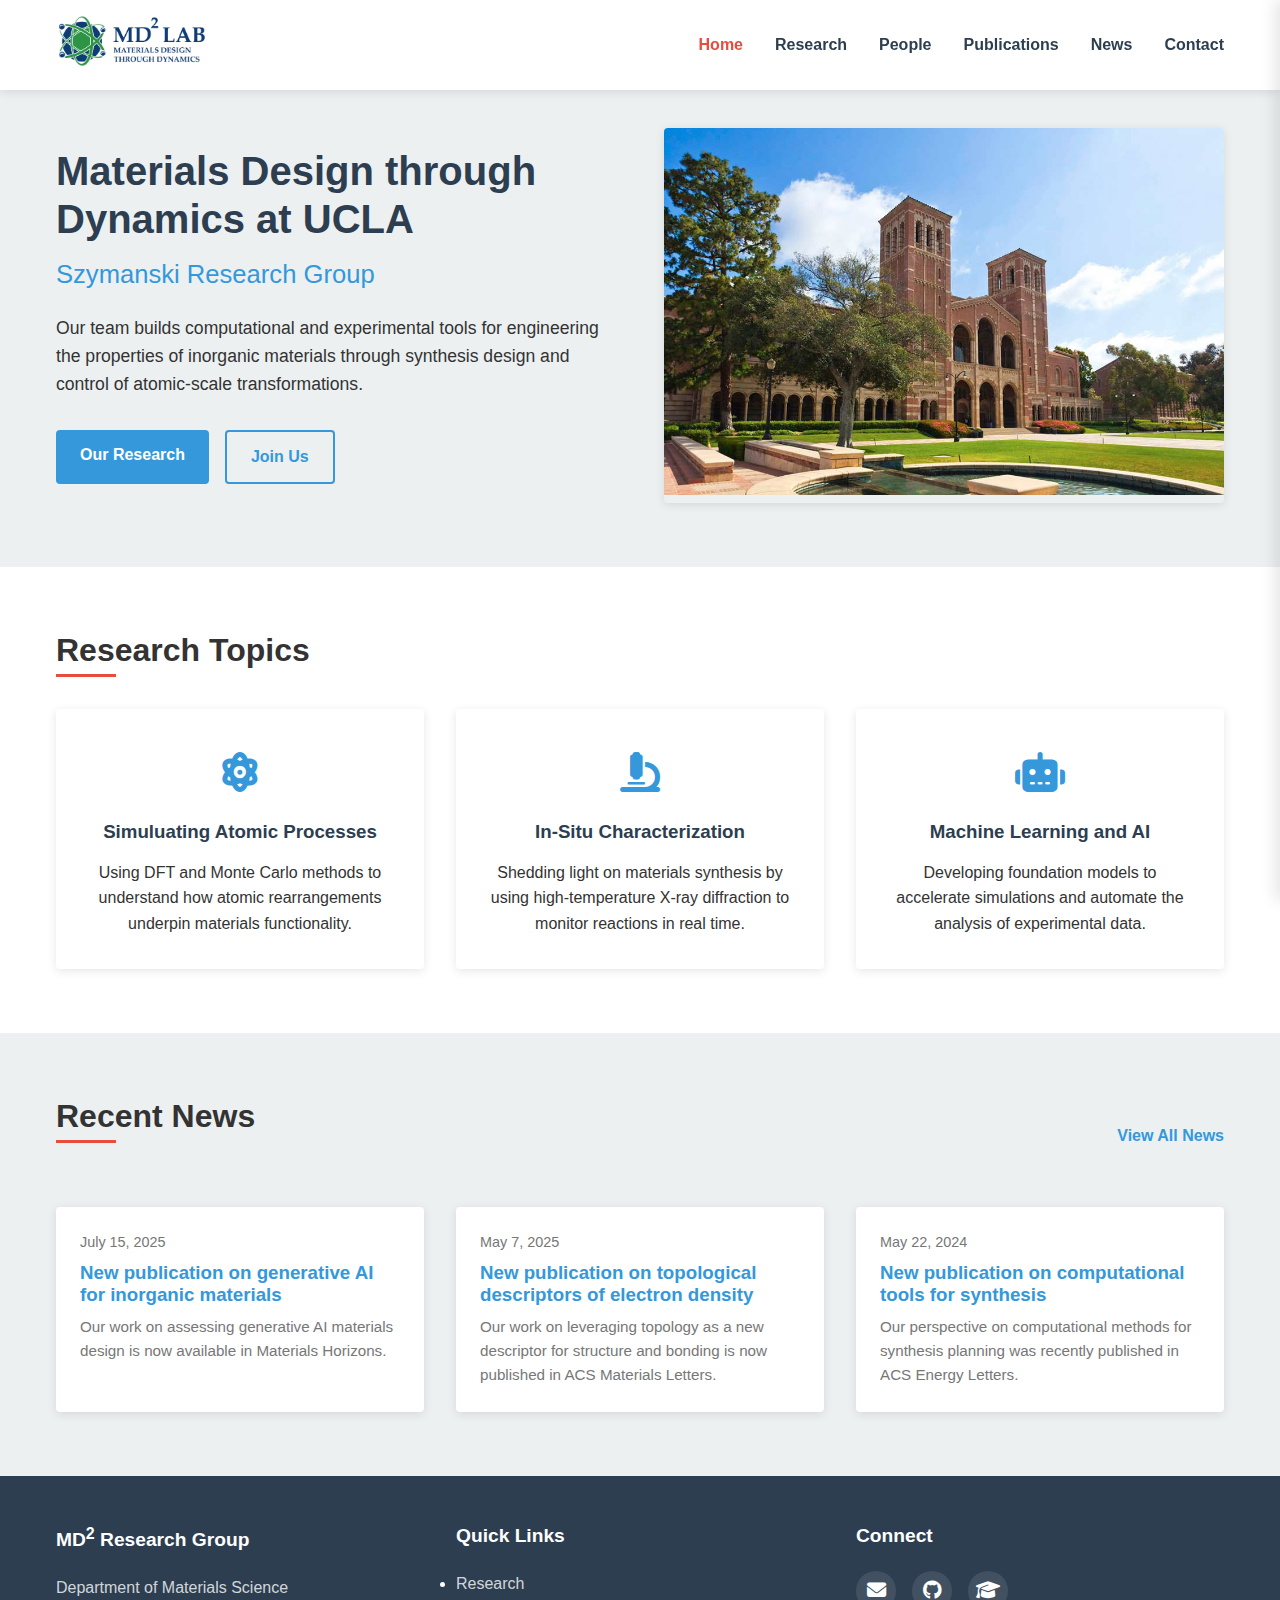
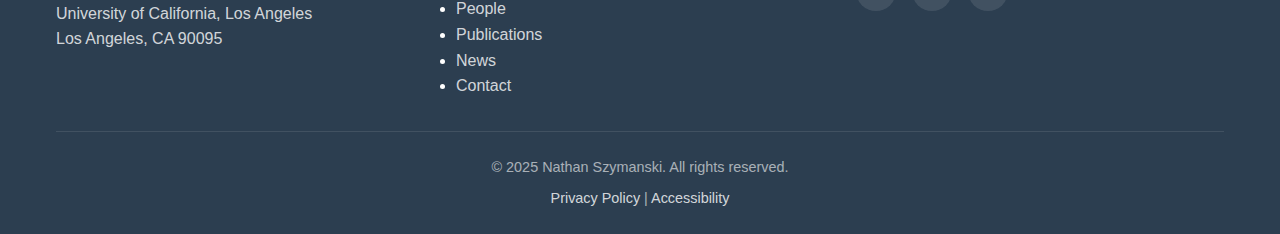
<file: index.html>
<!DOCTYPE html>
<html lang="en">
<head>
    <meta charset="utf-8">
    <title>MD2 Research Group | Nathan Szymanski</title>
    <meta name="viewport" content="width=device-width, initial-scale=1">
    <meta name="description" content="Materials Design through Dynamics Research Group led by Prof. Nathan Szymanski">
    
    <!-- Favicon -->
    <link rel="icon" type="image/png" href="assets/img/icon.png">
    
    <!-- Google Fonts -->
    <link rel="preconnect" href="https://fonts.googleapis.com">
    <link rel="preconnect" href="https://fonts.gstatic.com" crossorigin>
    <link href="https://fonts.googleapis.com/css2?family=Montserrat:wght@700&display=swap" rel="stylesheet">
    
    <!-- Font Awesome -->
    <link rel="stylesheet" href="https://cdnjs.cloudflare.com/ajax/libs/font-awesome/6.4.0/css/all.min.css">
    
    <!-- Custom CSS -->
    <link rel="stylesheet" href="assets/css/style.css">
</head>

<body class="home-page">
    <!-- Mobile Menu -->
    <div id="mobile-menu" class="mobile-menu">
        <button id="menu-close" class="menu-close"><i class="fas fa-times"></i></button>
        <ul>
            <li class="active"><a href="index.html">Home</a></li>
            <li><a href="research.html">Research</a></li>
            <li><a href="people.html">People</a></li>
            <li><a href="publications.html">Publications</a></li>
            <li><a href="news.html">News</a></li>
            <li><a href="contact.html">Contact</a></li>
        </ul>
    </div>

    <!-- Header -->
    <header class="header">
        <div class="container">
            <div class="header-inner">
                <div class="logo">
                    <a href="index.html">
                        <img src="assets/img/logo.png" alt="MD2 Research Group Logo">
                        <span class="group-name"></span>
                    </a>
                </div>
                
                <nav class="main-menu">
                    <ul>
                        <li class="active"><a href="index.html">Home</a></li>
                        <li><a href="research.html">Research</a></li>
                        <li><a href="people.html">People</a></li>
                        <li><a href="publications.html">Publications</a></li>
                        <li><a href="news.html">News</a></li>
                        <li><a href="contact.html">Contact</a></li>
                    </ul>
                </nav>
                
                <button id="menu-toggle" class="menu-toggle" aria-label="Mobile menu toggle">
                    <i class="fas fa-bars"></i>
                </button>
            </div>
        </div>
    </header>

    <!-- Hero Section -->
    <section class="hero">
        <div class="container">
            <div class="hero-content">
                <div class="hero-text">
                    <h1>Materials Design through Dynamics at UCLA</h1>
                    <h2 class="group-name">Szymanski Research Group</h2>
                    <p>Our team builds computational and experimental tools for engineering the properties of inorganic materials through synthesis design and control of atomic-scale transformations.</p>
                    <div class="hero-buttons">
                        <a href="research.html" class="button">Our Research</a>
                        <a href="people.html#join" class="button secondary">Join Us</a>
                    </div>
                </div>
                <div class="hero-image">
                    <img src="assets/img/group-photo.jpg" alt="MD2 Research Group members">
                </div>
            </div>
        </div>
    </section>

    <!-- Research Highlights -->
    <section class="highlights">
        <div class="container">
            <h2 class="section-title">Research Topics</h2>
            
            <div class="highlight-grid">
                <div class="highlight-card">
                    <div class="highlight-icon">
                        <i class="fas fa-atom"></i>
                    </div>
                    <h3>Simuluating Atomic Processes</h3>
                    <p>Using DFT and Monte Carlo methods to understand how atomic rearrangements underpin materials functionality.</p>
                </div>
                
                <div class="highlight-card">
                    <div class="highlight-icon">
                        <i class="fas fa-microscope"></i>
                    </div>
                    <h3>In-Situ Characterization</h3>
                    <p>Shedding light on materials synthesis by using high-temperature X-ray diffraction to monitor reactions in real time.</p>
                </div>
                
                <div class="highlight-card">
                    <div class="highlight-icon">
                        <i class="fas fa-robot"></i>
                    </div>
                    <h3>Machine Learning and AI</h3>
                    <p>Developing foundation models to accelerate simulations and automate the analysis of experimental data.</p>
                </div>
            </div>
        </div>
    </section>

    <!-- Recent News -->
    <section class="news-preview">
        <div class="container">
            <div class="section-header">
                <h2 class="section-title">Recent News</h2>
                <a href="news.html" class="view-all">View All News</a>
            </div>
            
            <div class="news-grid">
                
                <article class="news-item">
                    <div class="news-date">July 15, 2025</div>
                    <h3 class="news-title"><a href="https://doi.org/10.1039/D5MH00010F">New publication on generative AI for inorganic materials</a></h3>
                    <p class="news-excerpt">Our work on assessing generative AI materials design is now available in Materials Horizons.</p>
                </article>
                
                <article class="news-item">
                    <div class="news-date">May 7, 2025</div>
                    <h3 class="news-title"><a href="https://pubs.acs.org/doi/10.1021/acsmaterialslett.5c00390">New publication on topological descriptors of electron density</a></h3>
                    <p class="news-excerpt">Our work on leveraging topology as a new descriptor for structure and bonding is now published in ACS Materials Letters.</p>
                </article>
                
                <article class="news-item">
                    <div class="news-date">May 22, 2024</div>
                    <h3 class="news-title"><a href="https://pubs.acs.org/doi/10.1021/acsenergylett.4c00821">New publication on computational tools for synthesis</a></h3>
                    <p class="news-excerpt">Our perspective on computational methods for synthesis planning was recently published in ACS Energy Letters.</p>
                </article>
            </div>
        </div>
    </section>

    <!-- Footer -->
    <footer class="footer">
        <div class="container">
            <div class="footer-grid">
                <div class="footer-col">
                    <h3>MD<sup>2</sup> Research Group</h3>
                    <p><a href="https://www.mse.ucla.edu/" target="_blank">Department of Materials Science</a><br>
                    University of California, Los Angeles<br>
                    Los Angeles, CA 90095</p>
                </div>
                
                <div class="footer-col">
                    <h3>Quick Links</h3>
                    <ul>
                        <li><a href="research.html">Research</a></li>
                        <li><a href="people.html">People</a></li>
                        <li><a href="publications.html">Publications</a></li>
                        <li><a href="news.html">News</a></li>
                        <li><a href="contact.html">Contact</a></li>
                    </ul>
                </div>
                
                <div class="footer-col">
                    <h3>Connect</h3>
                    <div class="social-links">
                        <a href="mailto:nszymanski@seas.ucla.edu" aria-label="Email"><i class="fas fa-envelope"></i></a>
                        <a href="https://github.com/njszym" aria-label="GitHub"><i class="fab fa-github"></i></a>
                        <a href="https://scholar.google.com/citations?user=TGMOv3kAAAAJ&hl=en" aria-label="Google Scholar"><i class="fas fa-graduation-cap"></i></a>
                    </div>
                </div>
            </div>
            
            <div class="footer-bottom">
                <p>&copy; 2025 Nathan Szymanski. All rights reserved.</p>
                <p><a href="#">Privacy Policy</a> | <a href="#">Accessibility</a></p>
            </div>
        </div>
    </footer>

    <!-- JavaScript -->
    <script src="assets/js/scripts.js"></script>
</body>
</html>
</file>
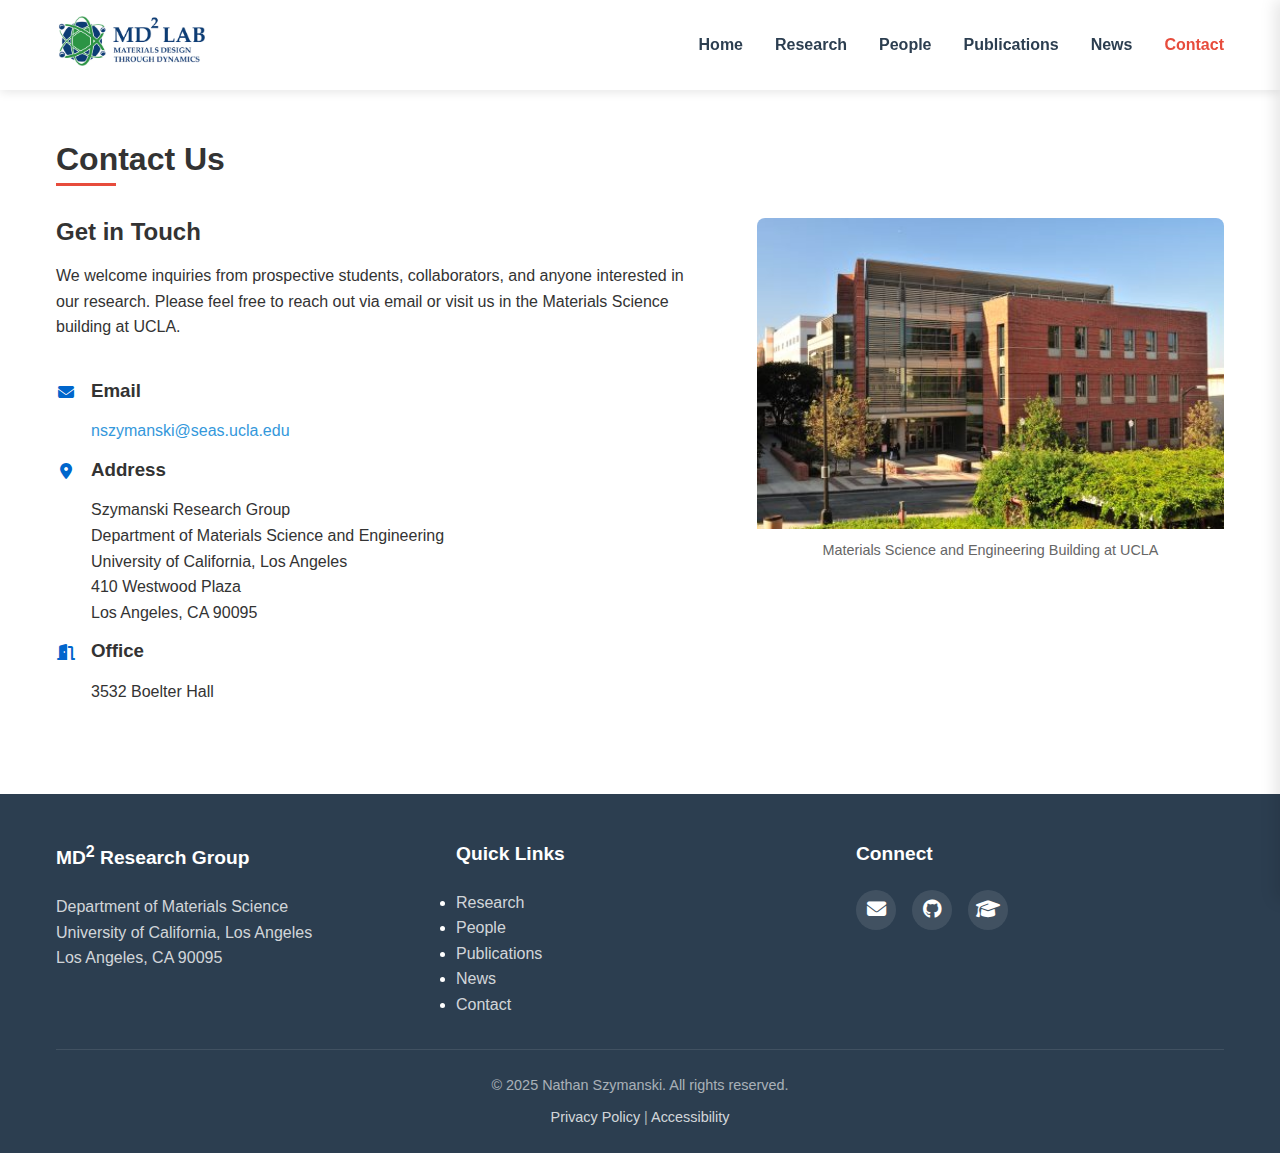
<file: contact.html>
<!DOCTYPE html>
<html lang="en">
<head>
    <meta charset="utf-8">
    <title>Contact | Szymanski Research Group | UCLA</title>
    <meta name="viewport" content="width=device-width, initial-scale=1">
    <meta name="description" content="Contact information for the Materials Design through Dynamics Research Group led by Prof. Nathan Szymanski">
    
    <!-- Open Graph meta tags for search engines and social media -->
    <meta property="og:title" content="Contact | Szymanski Research Group | UCLA">
    <meta property="og:description" content="Contact information for the Materials Design through Dynamics Research Group led by Prof. Nathan Szymanski">
    <meta property="og:image" content="https://szymanski-research-group.com/assets/img/icon.png">
    <meta property="og:url" content="https://szymanski-research-group.com/contact.html">
    <meta property="og:type" content="website">
    
    <!-- Favicon -->
    <link rel="icon" type="image/x-icon" href="assets/img/icon.png">
    
    <!-- Google Fonts -->
    <link rel="preconnect" href="https://fonts.googleapis.com">
    <link rel="preconnect" href="https://fonts.gstatic.com" crossorigin>
    <link href="https://fonts.googleapis.com/css2?family=Montserrat:wght@700&display=swap" rel="stylesheet">
    
    <!-- Font Awesome -->
    <link rel="stylesheet" href="https://cdnjs.cloudflare.com/ajax/libs/font-awesome/6.4.0/css/all.min.css">
    
    <!-- Custom CSS -->
    <link rel="stylesheet" href="assets/css/style.css">
    <style>
        /* Additional styles for contact page */
        .contact-container {
            margin-top: 80px;
        }
        
        .contact-content {
            display: flex;
            gap: 60px;
            margin-bottom: 60px;
        }
        
        .contact-info {
            flex: 1;
        }
        
        .contact-image {
            flex: 0 0 40%;
            border-radius: 8px;
            overflow: hidden;
        }
        
        .contact-image img {
            width: 100%;
            height: auto;
            display: block;
        }
        
        .contact-details {
            margin-bottom: 30px;
        }
        
        .contact-item {
            display: flex;
            align-items: flex-start;
            margin-bottom: 15px;
        }
        
        .contact-icon {
            margin-right: 15px;
            color: #0066cc;
            width: 20px;
            text-align: center;
        }
        
        .contact-form {
            background-color: #f8f9fa;
            padding: 40px;
            border-radius: 8px;
        }
        
        .form-group {
            margin-bottom: 20px;
        }
        
        .form-group label {
            display: block;
            margin-bottom: 8px;
            font-weight: 500;
        }
        
        .form-group input,
        .form-group textarea {
            width: 100%;
            padding: 10px;
            border: 1px solid #ddd;
            border-radius: 4px;
            font-family: inherit;
        }
        
        .form-group textarea {
            height: 150px;
        }
        
        .submit-btn {
            background-color: #0066cc;
            color: white;
            border: none;
            padding: 12px 25px;
            border-radius: 4px;
            cursor: pointer;
            font-weight: 600;
        }
        
        .submit-btn:hover {
            background-color: #0052a3;
        }
        
        @media (max-width: 768px) {
            .contact-content {
                flex-direction: column;
            }
            
            .contact-image {
                width: 100%;
                margin-bottom: 30px;
            }
        }
    </style>
</head>

<body class="contact-page">
    <!-- Mobile Menu -->
    <div id="mobile-menu" class="mobile-menu">
        <button id="menu-close" class="menu-close"><i class="fas fa-times"></i></button>
        <ul>
            <li><a href="index.html">Home</a></li>
            <li><a href="research.html">Research</a></li>
            <li><a href="people.html">People</a></li>
            <li><a href="publications.html">Publications</a></li>
            <li><a href="news.html">News</a></li>
            <li class="active"><a href="contact.html">Contact</a></li>
        </ul>
    </div>

    <!-- Header -->
    <header class="header">
        <div class="container">
            <div class="header-inner">
                <div class="logo">
                    <a href="index.html">
                        <img src="assets/img/logo.png" alt="MD2 Research Group Logo">
                        <span class="group-name"></span>
                    </a>
                </div>
                
                <nav class="main-menu">
                    <ul>
                        <li><a href="index.html">Home</a></li>
                        <li><a href="research.html">Research</a></li>
                        <li><a href="people.html">People</a></li>
                        <li><a href="publications.html">Publications</a></li>
                        <li><a href="news.html">News</a></li>
                        <li class="active"><a href="contact.html">Contact</a></li>
                    </ul>
                </nav>
                
                <button id="menu-toggle" class="menu-toggle" aria-label="Mobile menu toggle">
                    <i class="fas fa-bars"></i>
                </button>
            </div>
        </div>
    </header>

    <!-- Contact Content -->
    <section class="contact-container">
        <div class="container">
            <div style="height: 60px;"></div>
            <h1 class="section-title">Contact Us</h1>
            
            <div class="contact-content">
                <div class="contact-info">
                    <div class="contact-details">
                        <h2>Get in Touch</h2>
                        <p>We welcome inquiries from prospective students, collaborators, and anyone interested in our research. Please feel free to reach out via email or visit us in the Materials Science building at UCLA.</p>
                        <div style="height: 40px;"></div>
                        
                        <div class="contact-item">
                            <div class="contact-icon"><i class="fas fa-envelope"></i></div>
                            <div>
                                <h3>Email</h3>
                                <p><a href="mailto:nszymanski@seas.ucla.edu">nszymanski@seas.ucla.edu</a><br>
                            </div>
                        </div>
                        
                        <div class="contact-item">
                            <div class="contact-icon"><i class="fas fa-map-marker-alt"></i></div>
                            <div>
                                <h3>Address</h3>
                                Szymanski Research Group<br>
                                Department of Materials Science and Engineering<br>
                                University of California, Los Angeles<br>
                                410 Westwood Plaza<br>
                                Los Angeles, CA 90095</p>
                            </div>
                        </div>
                        
                        <!--
                        <div class="contact-item">
                            <div class="contact-icon"><i class="fas fa-phone"></i></div>
                            <div>
                                <h3>Phone</h3>
                                <p>+1 (310) 825-XXXX</p>
                            </div>
                        </div>
                        -->
                        
                        <div class="contact-item">
                            <div class="contact-icon"><i class="fas fa-door-open"></i></div>
                            <div>
                                <h3>Office</h3>
                                <p>3532 Boelter Hall</p>
                            </div>
                        </div>
                    </div>
                    
                </div>
                
                <div class="contact-image">
                    <img src="assets/img/mse-building.jpg" alt="UCLA Materials Science and Engineering Building">
                    <p style="text-align: center; margin-top: 10px; font-size: 0.9em; color: #666;">Materials Science and Engineering Building at UCLA</p>
                </div>
            </div>
            
            
            <!--
            <h2 class="section-title">Send Us a Message</h2>
            <form class="contact-form" action="https://formspree.io/f/your-form-id" method="POST">
                <div class="form-group">
                    <label for="name">Name</label>
                    <input type="text" id="name" name="name" required>
                </div>
                
                <div class="form-group">
                    <label for="email">Email</label>
                    <input type="email" id="email" name="email" required>
                </div>
                
                <div class="form-group">
                    <label for="subject">Subject</label>
                    <input type="text" id="subject" name="subject" required>
                </div>
                
                <div class="form-group">
                    <label for="message">Message</label>
                    <textarea id="message" name="message" required></textarea>
                </div>
                
                <button type="submit" class="submit-btn">Send Message</button>
            </form>
            -->
        </div>
    </section>

    <!-- Footer -->
    <footer class="footer">
        <div class="container">
            <div class="footer-grid">
                <div class="footer-col">
                    <h3>MD<sup>2</sup> Research Group</h3>
                    <p><a href="https://www.mse.ucla.edu/" target="_blank">Department of Materials Science</a><br>
                    University of California, Los Angeles<br>
                    Los Angeles, CA 90095</p>
                </div>
                
                <div class="footer-col">
                    <h3>Quick Links</h3>
                    <ul>
                        <li><a href="research.html">Research</a></li>
                        <li><a href="people.html">People</a></li>
                        <li><a href="publications.html">Publications</a></li>
                        <li><a href="news.html">News</a></li>
                        <li><a href="contact.html">Contact</a></li>
                    </ul>
                </div>
                
                <div class="footer-col">
                    <h3>Connect</h3>
                    <div class="social-links">
                        <a href="mailto:nszymans@ucla.edu" aria-label="Email"><i class="fas fa-envelope"></i></a>
                        <a href="https://github.com/njszym" aria-label="GitHub"><i class="fab fa-github"></i></a>
                        <a href="https://scholar.google.com/citations?user=TGMOv3kAAAAJ&hl=en" aria-label="Google Scholar"><i class="fas fa-graduation-cap"></i></a>
                    </div>
                </div>
            </div>
            
            <div class="footer-bottom">
                <p>&copy; 2025 Nathan Szymanski. All rights reserved.</p>
                <p><a href="#">Privacy Policy</a> | <a href="#">Accessibility</a></p>
            </div>
        </div>
    </footer>

    <!-- JavaScript -->
    <script src="assets/js/scripts.js"></script>
</body>
</html>
</file>
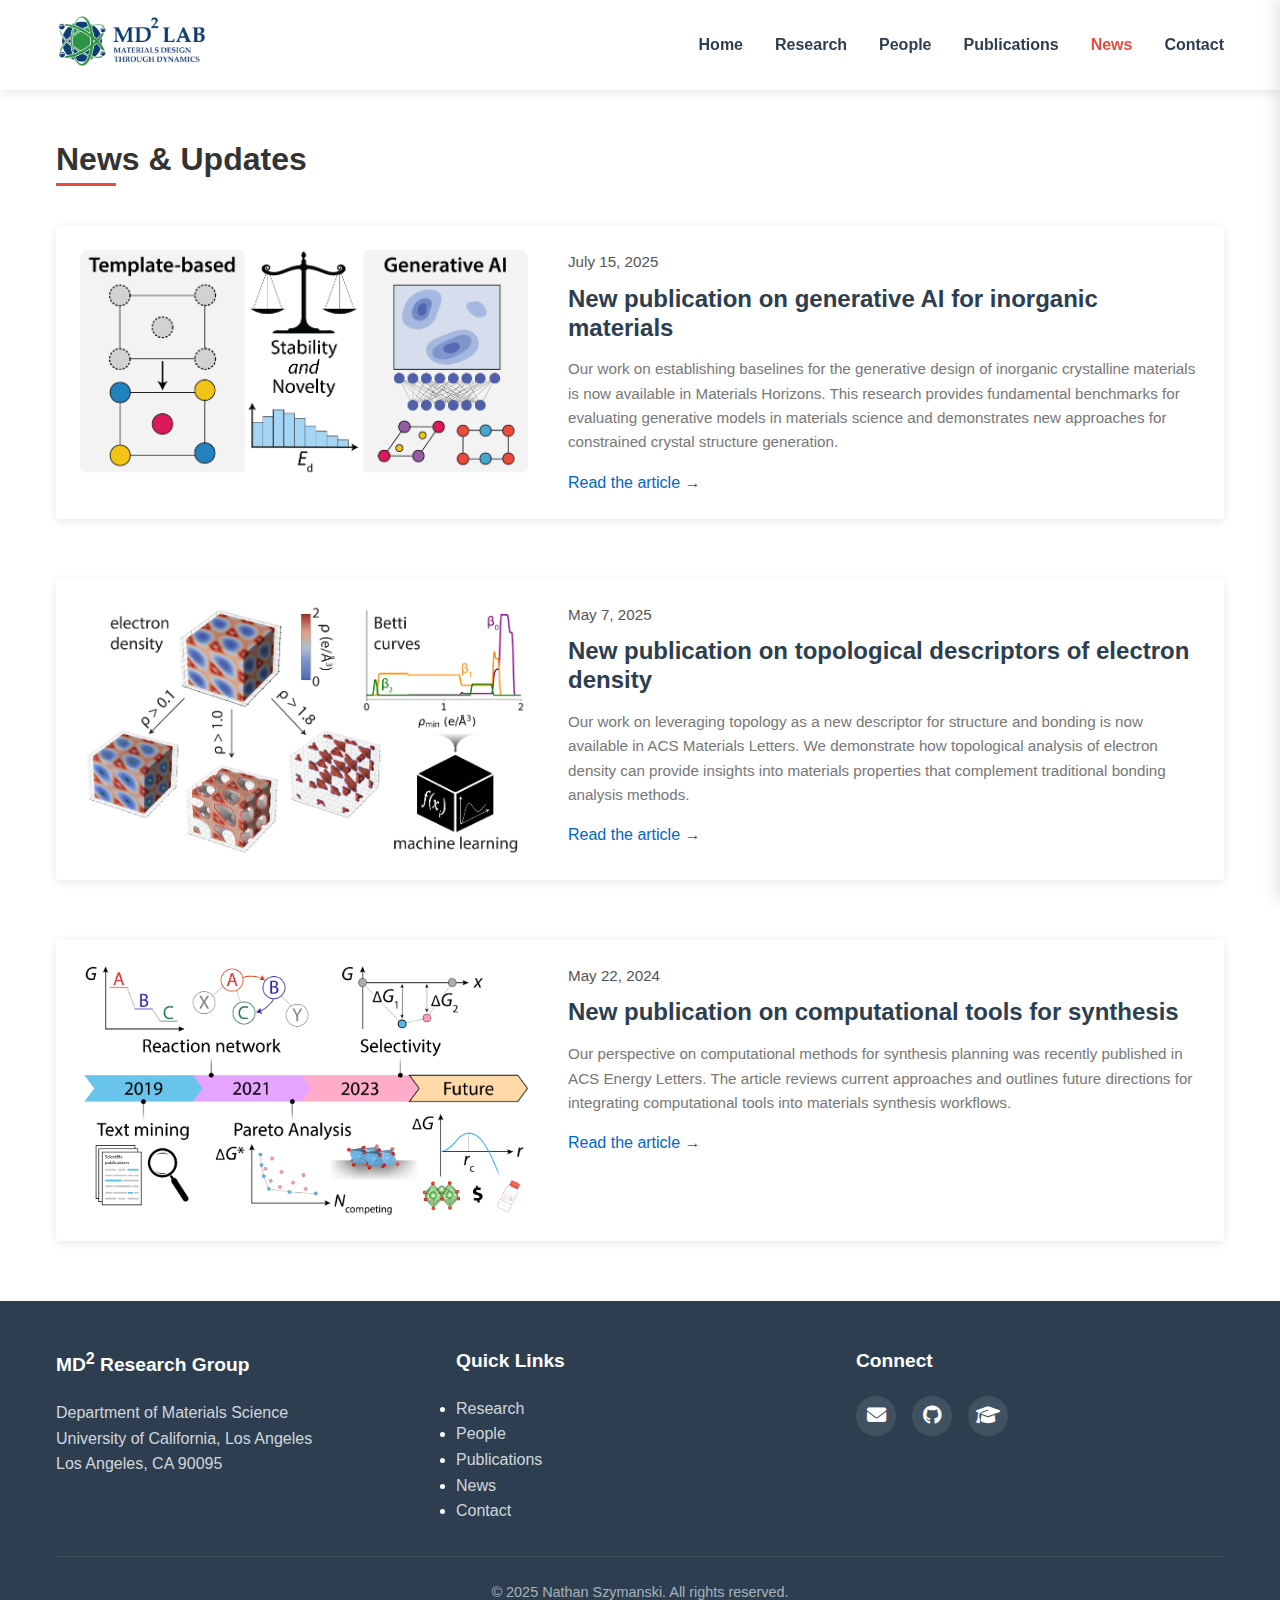
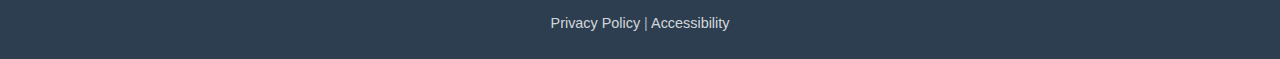
<file: news.html>
<!DOCTYPE html>
<html lang="en">
<head>
    <meta charset="utf-8">
    <title>News | MD2 Research Group | Nathan Szymanski</title>
    <meta name="viewport" content="width=device-width, initial-scale=1">
    <meta name="description" content="Latest news from the Materials Design through Dynamics Research Group led by Prof. Nathan Szymanski">
    
    <!-- Favicon -->
    <link rel="icon" type="image/x-icon" href="assets/img/icon.png">
    
    <!-- Google Fonts -->
    <link rel="preconnect" href="https://fonts.googleapis.com">
    <link rel="preconnect" href="https://fonts.gstatic.com" crossorigin>
    <link href="https://fonts.googleapis.com/css2?family=Montserrat:wght@700&display=swap" rel="stylesheet">
    
    <!-- Font Awesome -->
    <link rel="stylesheet" href="https://cdnjs.cloudflare.com/ajax/libs/font-awesome/6.4.0/css/all.min.css">
    
    <!-- Custom CSS -->
    <link rel="stylesheet" href="assets/css/style.css">
    <style>
        /* Additional styles for news page */
        .news-container {
            margin-top: 80px;
        }
        
        .news-item {
            display: flex;
            gap: 40px;
            margin-bottom: 60px;
            align-items: flex-start;
        }
        
        .news-image {
            flex: 0 0 40%;
            border-radius: 8px;
            overflow: hidden;
        }
        
        .news-image img {
            width: 100%;
            height: auto;
            display: block;
        }
        
        .news-content {
            flex: 1;
        }
        
        .news-date {
            color: #555;
            margin-bottom: 10px;
            font-size: 0.95em;
        }
        
        .news-title {
            margin-bottom: 15px;
        }
        
        .news-title a {
            color: inherit;
            text-decoration: none;
        }
        
        .news-title a:hover {
            color: #0066cc;
        }
        
        .news-excerpt {
            margin-bottom: 15px;
            line-height: 1.6;
        }
        
        .news-link {
            color: #0066cc;
            text-decoration: none;
            font-weight: 500;
        }
        
        .news-link:hover {
            text-decoration: underline;
        }
        
        .section-title {
            margin-bottom: 40px;
        }
        
        @media (max-width: 768px) {
            .news-item {
                flex-direction: column;
            }
            
            .news-image {
                width: 100%;
                margin-bottom: 20px;
            }
        }
    </style>
</head>

<body class="news-page">
    <!-- Mobile Menu -->
    <div id="mobile-menu" class="mobile-menu">
        <button id="menu-close" class="menu-close"><i class="fas fa-times"></i></button>
        <ul>
            <li><a href="index.html">Home</a></li>
            <li><a href="research.html">Research</a></li>
            <li><a href="people.html">People</a></li>
            <li><a href="publications.html">Publications</a></li>
            <li class="active"><a href="news.html">News</a></li>
            <li><a href="contact.html">Contact</a></li>
        </ul>
    </div>

    <!-- Header -->
    <header class="header">
        <div class="container">
            <div class="header-inner">
                <div class="logo">
                    <a href="index.html">
                        <img src="assets/img/logo.png" alt="MD2 Research Group Logo">
                        <span class="group-name"></span>
                    </a>
                </div>
                
                <nav class="main-menu">
                    <ul>
                        <li><a href="index.html">Home</a></li>
                        <li><a href="research.html">Research</a></li>
                        <li><a href="people.html">People</a></li>
                        <li><a href="publications.html">Publications</a></li>
                        <li class="active"><a href="news.html">News</a></li>
                        <li><a href="contact.html">Contact</a></li>
                    </ul>
                </nav>
                
                <button id="menu-toggle" class="menu-toggle" aria-label="Mobile menu toggle">
                    <i class="fas fa-bars"></i>
                </button>
            </div>
        </div>
    </header>

    <!-- News Content -->
    <section class="news-container">
        <div class="container">
            <div style="height: 60px;"></div>
            <h1 class="section-title">News & Updates</h1>
            
            <!-- News Item 1 -->
            <div class="news-item">
                <div class="news-image">
                    <img src="assets/img/news-ai-materials.png" alt="Generative AI for inorganic materials">
                </div>
                <div class="news-content">
                    <div class="news-date">July 15, 2025</div>
                    <h2 class="news-title"><a href="https://doi.org/10.1039/D5MH00010F">New publication on generative AI for inorganic materials</a></h2>
                    <p class="news-excerpt">Our work on establishing baselines for the generative design of inorganic crystalline materials is now available in Materials Horizons. This research provides fundamental benchmarks for evaluating generative models in materials science and demonstrates new approaches for constrained crystal structure generation. </p>
                    <a href="https://doi.org/10.1039/D5MH00010F" class="news-link" target="_blank">Read the article →</a>
                </div>
            </div>
            
            <!-- News Item 2 -->
            <div class="news-item">
                <div class="news-image">
                    <img src="assets/img/news-topology.png" alt="Topological descriptors of electron density">
                </div>
                <div class="news-content">
                    <div class="news-date">May 7, 2025</div>
                    <h2 class="news-title"><a href="https://pubs.acs.org/doi/10.1021/acsmaterialslett.5c00390">New publication on topological descriptors of electron density</a></h2>
                    <p class="news-excerpt">Our work on leveraging topology as a new descriptor for structure and bonding is now available in ACS Materials Letters. We demonstrate how topological analysis of electron density can provide insights into materials properties that complement traditional bonding analysis methods.</p>
                    <a href="https://pubs.acs.org/doi/10.1021/acsmaterialslett.5c00390" class="news-link" target="_blank">Read the article →</a>
                </div>
            </div>
            
            <!-- News Item 3 -->
            <div class="news-item">
                <div class="news-image">
                    <img src="assets/img/news-synthesis.png" alt="Computational tools for synthesis">
                </div>
                <div class="news-content">
                    <div class="news-date">May 22, 2024</div>
                    <h2 class="news-title"><a href="https://pubs.acs.org/doi/10.1021/acsenergylett.4c00821">New publication on computational tools for synthesis</a></h2>
                    <p class="news-excerpt">Our perspective on computational methods for synthesis planning was recently published in ACS Energy Letters. The article reviews current approaches and outlines future directions for integrating computational tools into materials synthesis workflows.</p>
                    <a href="https://pubs.acs.org/doi/10.1021/acsenergylett.4c00821" class="news-link" target="_blank">Read the article →</a>
                </div>
            </div>
        </div>
    </section>

    <!-- Footer -->
    <footer class="footer">
        <div class="container">
            <div class="footer-grid">
                <div class="footer-col">
                    <h3>MD<sup>2</sup> Research Group</h3>
                    <p><a href="https://www.mse.ucla.edu/" target="_blank">Department of Materials Science</a><br>
                    University of California, Los Angeles<br>
                    Los Angeles, CA 90095</p>
                </div>
                
                <div class="footer-col">
                    <h3>Quick Links</h3>
                    <ul>
                        <li><a href="research.html">Research</a></li>
                        <li><a href="people.html">People</a></li>
                        <li><a href="publications.html">Publications</a></li>
                        <li><a href="news.html">News</a></li>
                        <li><a href="contact.html">Contact</a></li>
                    </ul>
                </div>
                
                <div class="footer-col">
                    <h3>Connect</h3>
                    <div class="social-links">
                        <a href="mailto:nszymans@ucla.edu" aria-label="Email"><i class="fas fa-envelope"></i></a>
                        <a href="https://github.com/njszym" aria-label="GitHub"><i class="fab fa-github"></i></a>
                        <a href="https://scholar.google.com/citations?user=TGMOv3kAAAAJ&hl=en" aria-label="Google Scholar"><i class="fas fa-graduation-cap"></i></a>
                    </div>
                </div>
            </div>
            
            <div class="footer-bottom">
                <p>&copy; 2025 Nathan Szymanski. All rights reserved.</p>
                <p><a href="#">Privacy Policy</a> | <a href="#">Accessibility</a></p>
            </div>
        </div>
    </footer>

    <!-- JavaScript -->
    <script src="assets/js/scripts.js"></script>
</body>
</html>
</file>
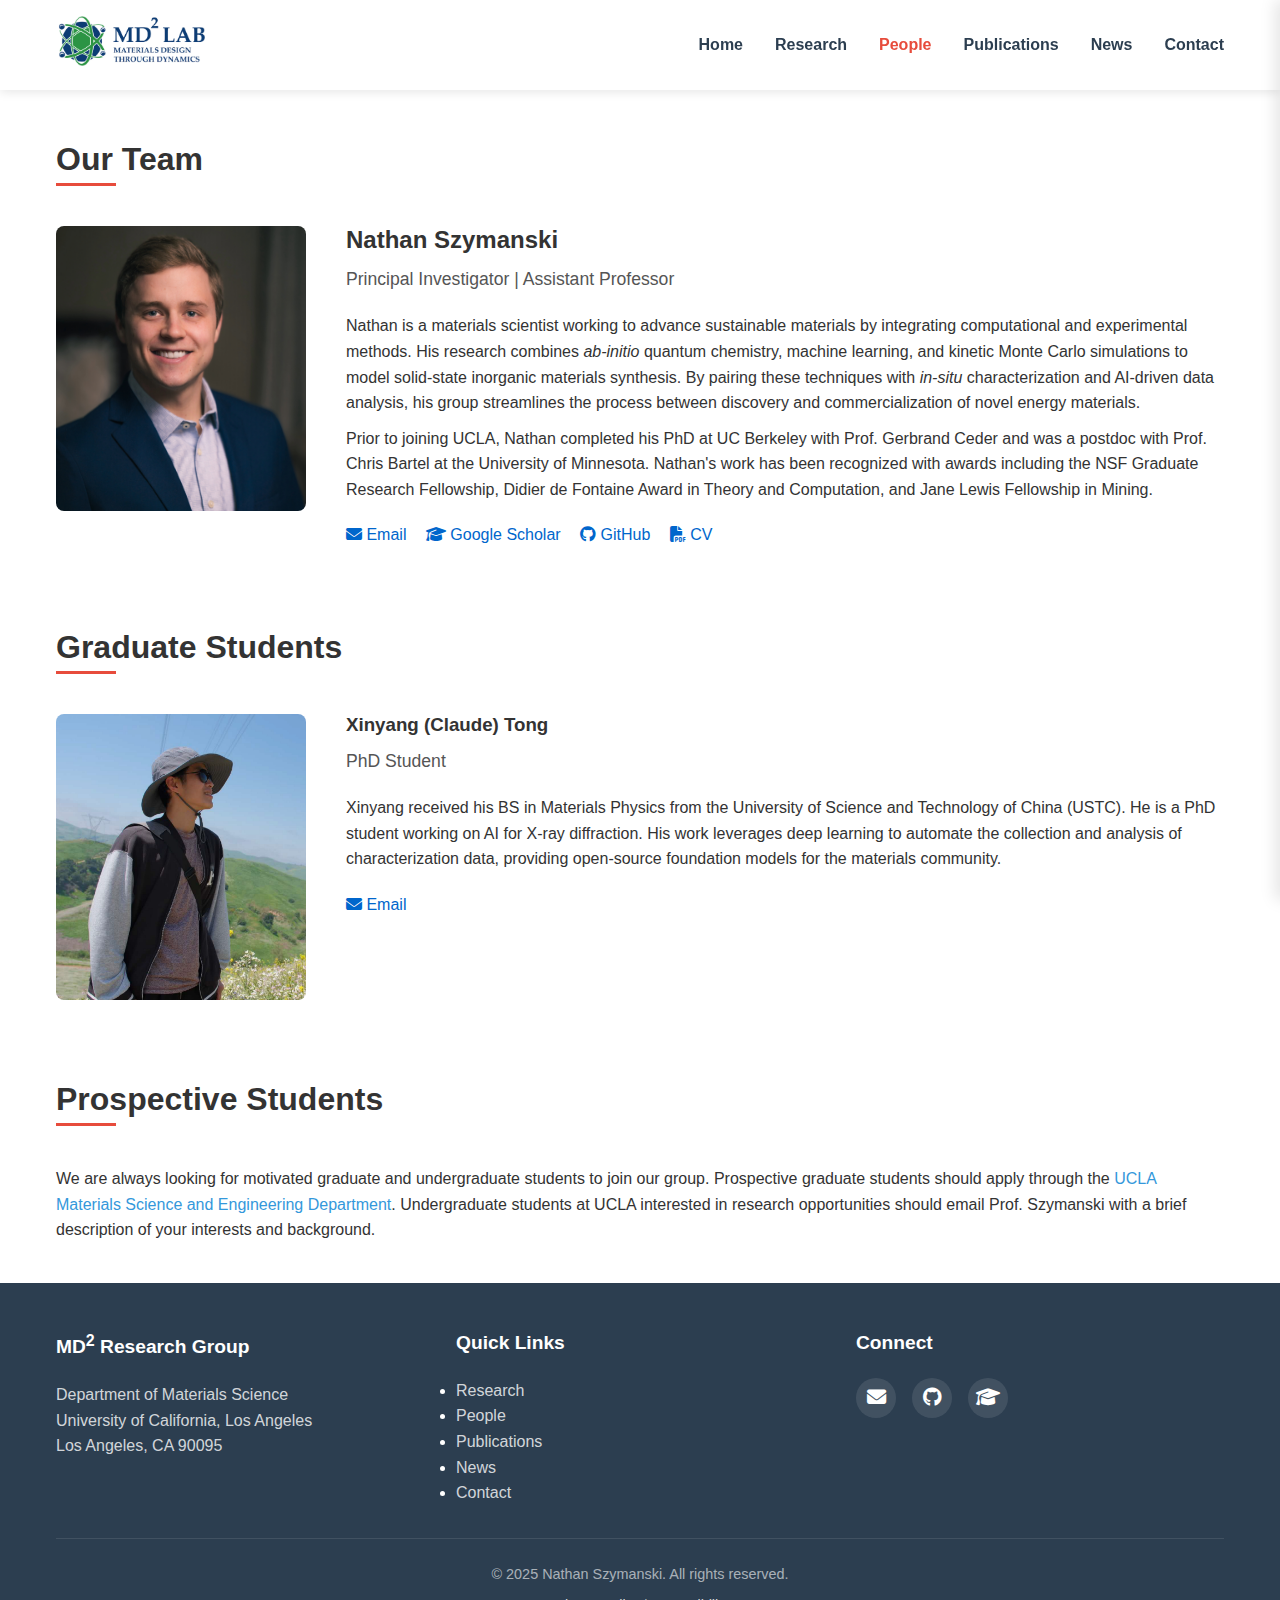
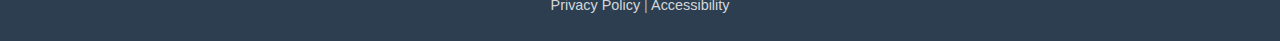
<file: people.html>
<!DOCTYPE html>
<html lang="en">
<head>
    <meta charset="utf-8">
    <title>People | Szymanski Research Group | UCLA</title>
    <meta name="viewport" content="width=device-width, initial-scale=1">
    <meta name="description" content="People in the Materials Design through Dynamics Research Group led by Prof. Nathan Szymanski">
    
    <!-- Open Graph meta tags for search engines and social media -->
    <meta property="og:title" content="People | Szymanski Research Group | UCLA">
    <meta property="og:description" content="People in the Materials Design through Dynamics Research Group led by Prof. Nathan Szymanski">
    <meta property="og:image" content="https://szymanski-research-group.com/assets/img/icon.png">
    <meta property="og:url" content="https://szymanski-research-group.com/people.html">
    <meta property="og:type" content="website">
    
    <!-- Favicon -->
    <link rel="icon" type="image/x-icon" href="assets/img/icon.png">
    
    <!-- Google Fonts -->
    <link rel="preconnect" href="https://fonts.googleapis.com">
    <link rel="preconnect" href="https://fonts.gstatic.com" crossorigin>
    <link href="https://fonts.googleapis.com/css2?family=Montserrat:wght@700&display=swap" rel="stylesheet">
    
    <!-- Font Awesome -->
    <link rel="stylesheet" href="https://cdnjs.cloudflare.com/ajax/libs/font-awesome/6.4.0/css/all.min.css">
    
    <!-- Custom CSS -->
    <link rel="stylesheet" href="assets/css/style.css">
    <style>
        /* Additional styles for people page */
        .people-container {
            margin-top: 80px;
        }
        
        .person-card {
            display: flex;
            gap: 40px;
            margin-bottom: 80px;
            align-items: flex-start;
        }
        
        .person-image {
            flex: 0 0 250px;
            border-radius: 8px;
            overflow: hidden;
        }
        
        .person-image img {
            width: 100%;
            height: auto;
            display: block;
        }
        
        .person-info {
            flex: 1;
        }
        
        .person-name {
            margin-bottom: 10px;
        }
        
        .person-title {
            color: #555;
            margin-bottom: 20px;
            font-size: 1.1em;
        }
        
        .person-bio {
            margin-bottom: 20px;
            line-height: 1.6;
        }
        
        .person-links a {
            margin-right: 15px;
            color: #0066cc;
            text-decoration: none;
        }
        
        .person-links a:hover {
            text-decoration: underline;
        }
        
        .section-title {
            margin-bottom: 40px;
        }
        
        .join-section {
            background-color: #f8f9fa;
            padding: 60px 0;
            margin-top: 60px;
        }
        
        .join-container {
            max-width: 800px;
            margin: 0 auto;
        }
        
        @media (max-width: 768px) {
            .person-card {
                flex-direction: column;
            }
            
            .person-image {
                width: 100%;
                max-width: 250px;
                margin-bottom: 20px;
            }
        }
    </style>
</head>

<body class="people-page">
    <!-- Mobile Menu -->
    <div id="mobile-menu" class="mobile-menu">
        <button id="menu-close" class="menu-close"><i class="fas fa-times"></i></button>
        <ul>
            <li><a href="index.html">Home</a></li>
            <li><a href="research.html">Research</a></li>
            <li class="active"><a href="people.html">People</a></li>
            <li><a href="publications.html">Publications</a></li>
            <li><a href="news.html">News</a></li>
            <li><a href="contact.html">Contact</a></li>
        </ul>
    </div>

    <!-- Header -->
    <header class="header">
        <div class="container">
            <div class="header-inner">
                <div class="logo">
                    <a href="index.html">
                        <img src="assets/img/logo.png" alt="MD2 Research Group Logo">
                        <span class="group-name"></span>
                    </a>
                </div>
                
                <nav class="main-menu">
                    <ul>
                        <li><a href="index.html">Home</a></li>
                        <li><a href="research.html">Research</a></li>
                        <li class="active"><a href="people.html">People</a></li>
                        <li><a href="publications.html">Publications</a></li>
                        <li><a href="news.html">News</a></li>
                        <li><a href="contact.html">Contact</a></li>
                    </ul>
                </nav>
                
                <button id="menu-toggle" class="menu-toggle" aria-label="Mobile menu toggle">
                    <i class="fas fa-bars"></i>
                </button>
            </div>
        </div>
    </header>

    <!-- People Content -->
    <section class="people-container">
        <div class="container">
            <div style="height: 60px;"></div>
            <h1 class="section-title">Our Team</h1>
            
            <!-- PI Card -->
            <div class="person-card">
                <div class="person-image">
                    <img src="assets/img/nathan-szymanski.jpg" alt="Nathan Szymanski">
                </div>
                <div class="person-info">
                    <h2 class="person-name">Nathan Szymanski</h2>
                    <div class="person-title">Principal Investigator | Assistant Professor</div>
                    <div class="person-bio">
                        <p>Nathan is a materials scientist working to advance sustainable materials by integrating computational and experimental methods. His research combines <i>ab-initio</i> quantum chemistry, machine learning, and kinetic Monte Carlo simulations to model solid-state inorganic materials synthesis. By pairing these techniques with <i>in-situ</i> characterization and AI-driven data analysis, his group streamlines the process between discovery and commercialization of novel energy materials.</p>
                        <div style="height: 10px;"></div>
                        <p>Prior to joining UCLA, Nathan completed his PhD at UC Berkeley with Prof. Gerbrand Ceder and was a postdoc with Prof. Chris Bartel at the University of Minnesota. Nathan's work has been recognized with awards including the NSF Graduate Research Fellowship, Didier de Fontaine Award in Theory and Computation, and Jane Lewis Fellowship in Mining.</p>
                    </div>
                    <div class="person-links">
                        <a href="mailto:nszymans@ucla.edu"><i class="fas fa-envelope"></i> Email</a>
                        <a href="https://scholar.google.com/citations?user=TGMOv3kAAAAJ&hl=en"><i class="fas fa-graduation-cap"></i> Google Scholar</a>
                        <a href="https://github.com/njszym"><i class="fab fa-github"></i> GitHub</a>
                        <a href="assets/files/CV.pdf"><i class="fas fa-file-pdf"></i> CV</a>
                    </div>
                </div>
            </div>
            
            <h2 class="section-title">Graduate Students</h2>
            
            <!-- PhD Student -->
            <div class="person-card">
                <div class="person-image">
                    <img src="assets/img/Claude-Photo.jpg" alt="Xinyang Tong">
                </div>
                <div class="person-info">
                    <h3 class="person-name">Xinyang (Claude) Tong</h3>
                    <div class="person-title">PhD Student</div>
                    <div class="person-bio">
                        <p>Xinyang received his BS in Materials Physics from the University of Science and Technology of China (USTC). He is a PhD student working on AI for X-ray diffraction. His work leverages deep learning to automate the collection and analysis of characterization data, providing open-source foundation models for the materials community.</p>
                    </div>
                    <div class="person-links">
                        <a href="mailto:tongxy@g.ucla.edu"><i class="fas fa-envelope"></i> Email</a>
                    </div>
                </div>
            </div>
            
            <h2 class="section-title">Prospective Students</h2>
            <p>We are always looking for motivated graduate and undergraduate students to join our group. Prospective graduate students should apply through the <a href="https://www.mse.ucla.edu/" target="_blank">UCLA Materials Science and Engineering Department</a>. Undergraduate students at UCLA interested in research opportunities should email Prof. Szymanski with a brief description of your interests and background.</p>
            <div style="height: 40px;"></div>
            <!--
            <h2 class="section-title">Undergraduate Researchers</h2>
            <p>We welcome motivated undergraduate students to participate in our research. Opportunities are available for both computational and experimental projects.</p>
            -->
        </div>
    </section>

    <!-- Footer -->
    <footer class="footer">
        <div class="container">
            <div class="footer-grid">
                <div class="footer-col">
                    <h3>MD<sup>2</sup> Research Group</h3>
                    <p><a href="https://www.mse.ucla.edu/" target="_blank">Department of Materials Science</a><br>
                    University of California, Los Angeles<br>
                    Los Angeles, CA 90095</p>
                </div>
                
                <div class="footer-col">
                    <h3>Quick Links</h3>
                    <ul>
                        <li><a href="research.html">Research</a></li>
                        <li><a href="people.html">People</a></li>
                        <li><a href="publications.html">Publications</a></li>
                        <li><a href="news.html">News</a></li>
                        <li><a href="contact.html">Contact</a></li>
                    </ul>
                </div>
                
                <div class="footer-col">
                    <h3>Connect</h3>
                    <div class="social-links">
                        <a href="mailto:nszymans@ucla.edu" aria-label="Email"><i class="fas fa-envelope"></i></a>
                        <a href="https://github.com/njszym" aria-label="GitHub"><i class="fab fa-github"></i></a>
                        <a href="https://scholar.google.com/citations?user=TGMOv3kAAAAJ&hl=en" aria-label="Google Scholar"><i class="fas fa-graduation-cap"></i></a>
                    </div>
                </div>
            </div>
            
            <div class="footer-bottom">
                <p>&copy; 2025 Nathan Szymanski. All rights reserved.</p>
                <p><a href="#">Privacy Policy</a> | <a href="#">Accessibility</a></p>
            </div>
        </div>
    </footer>

    <!-- JavaScript -->
    <script src="assets/js/scripts.js"></script>
</body>
</html>
</file>
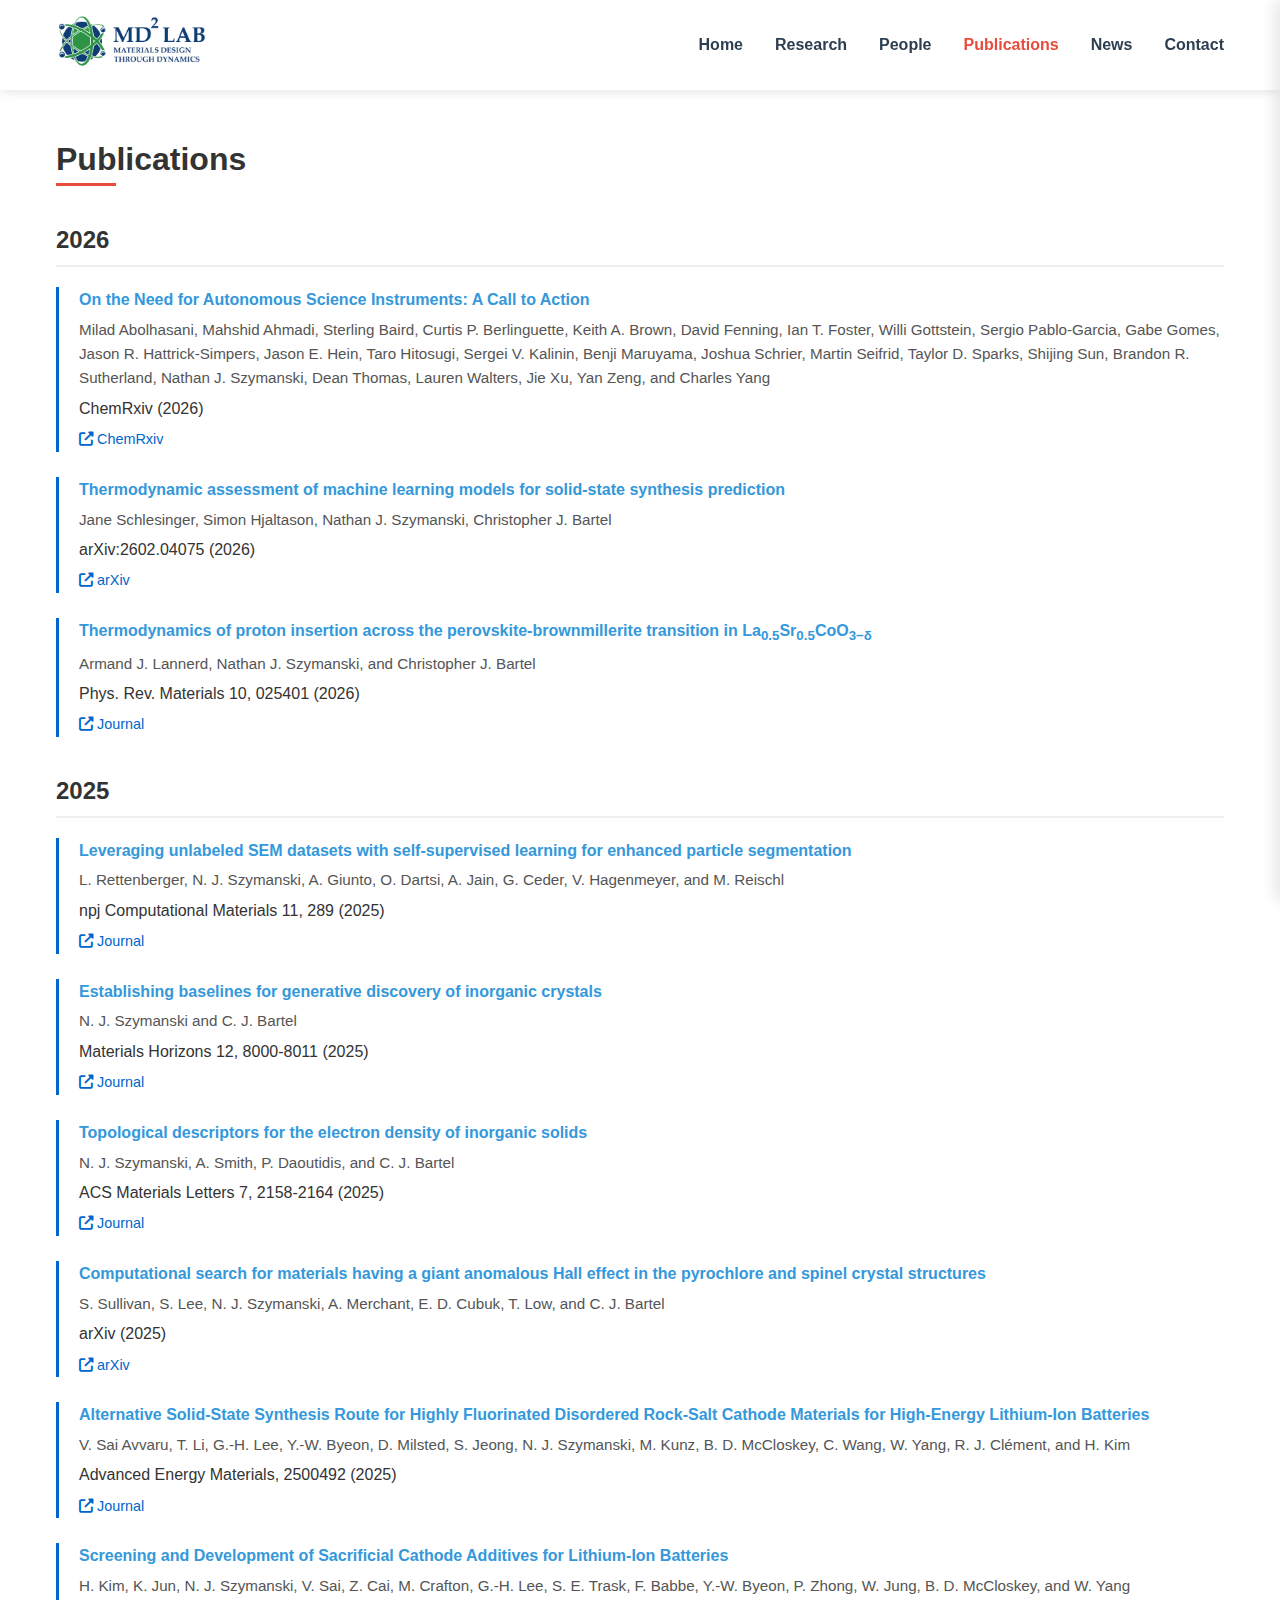
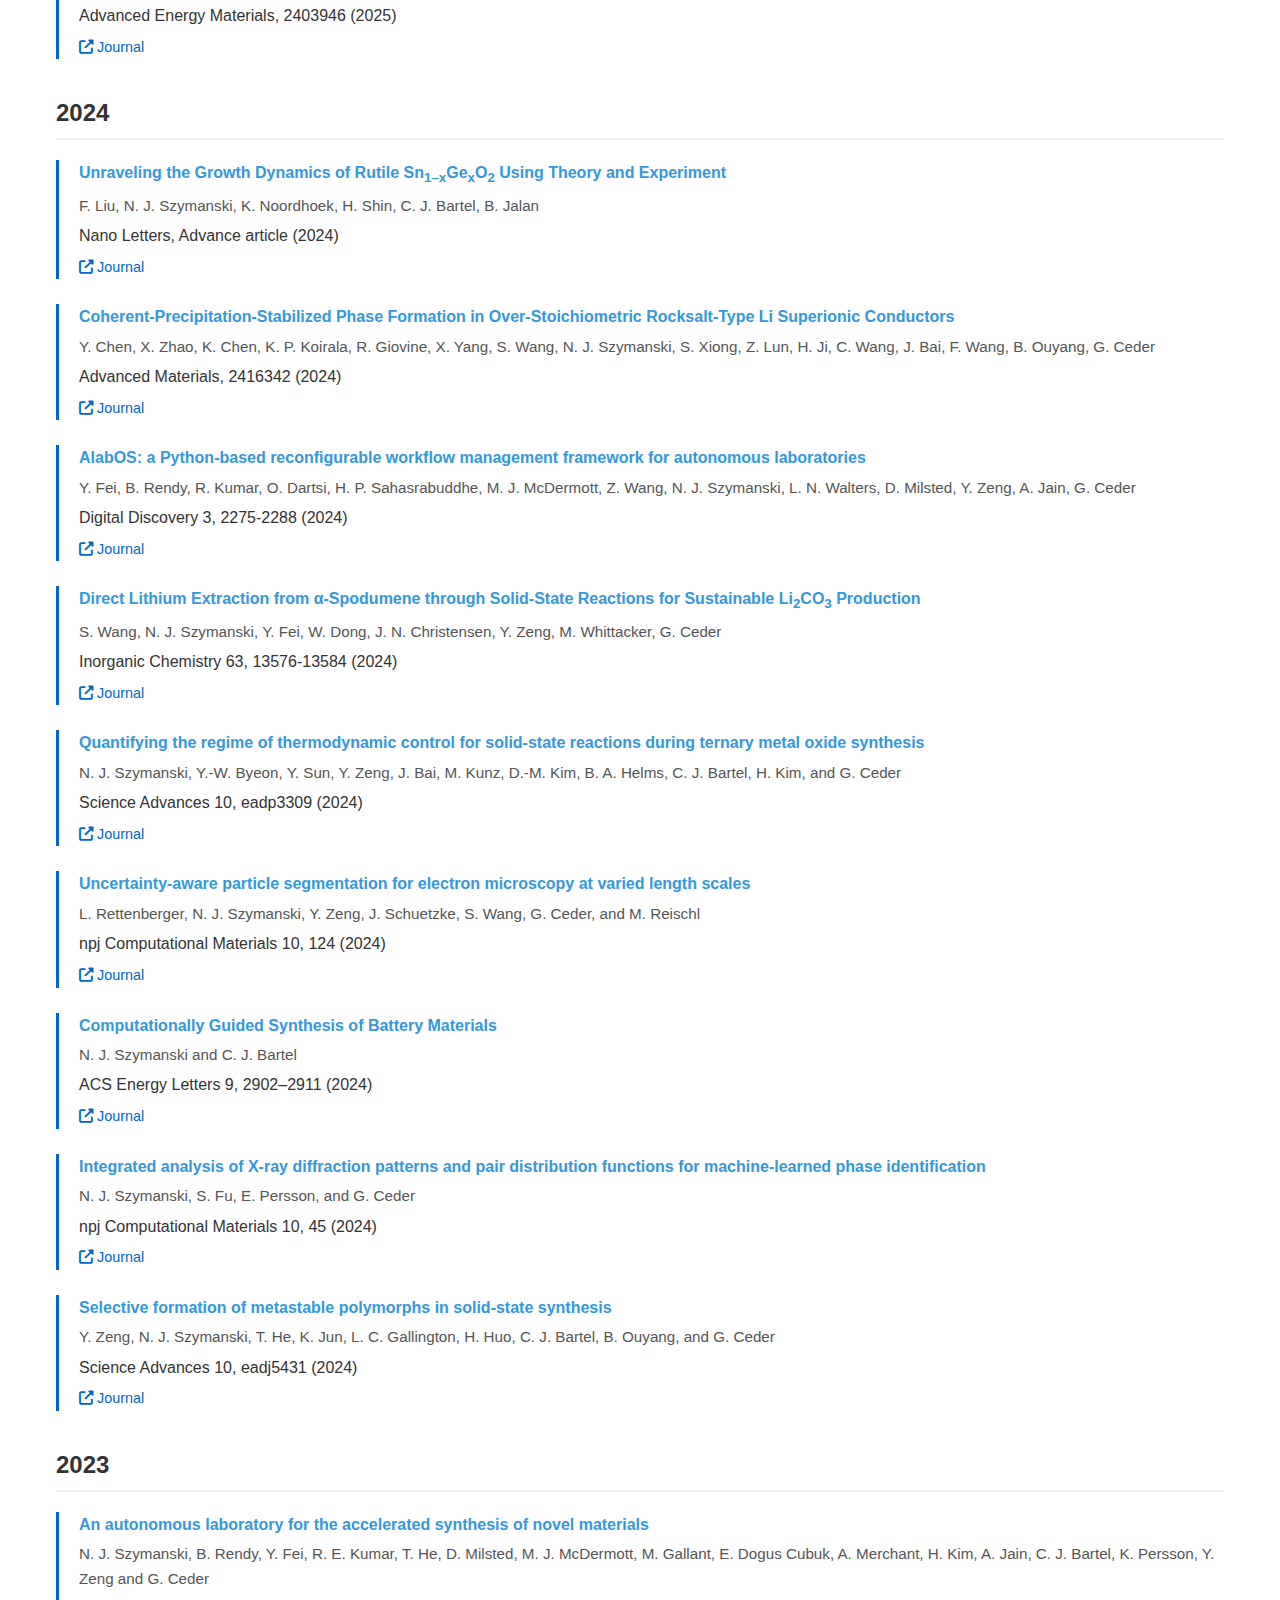
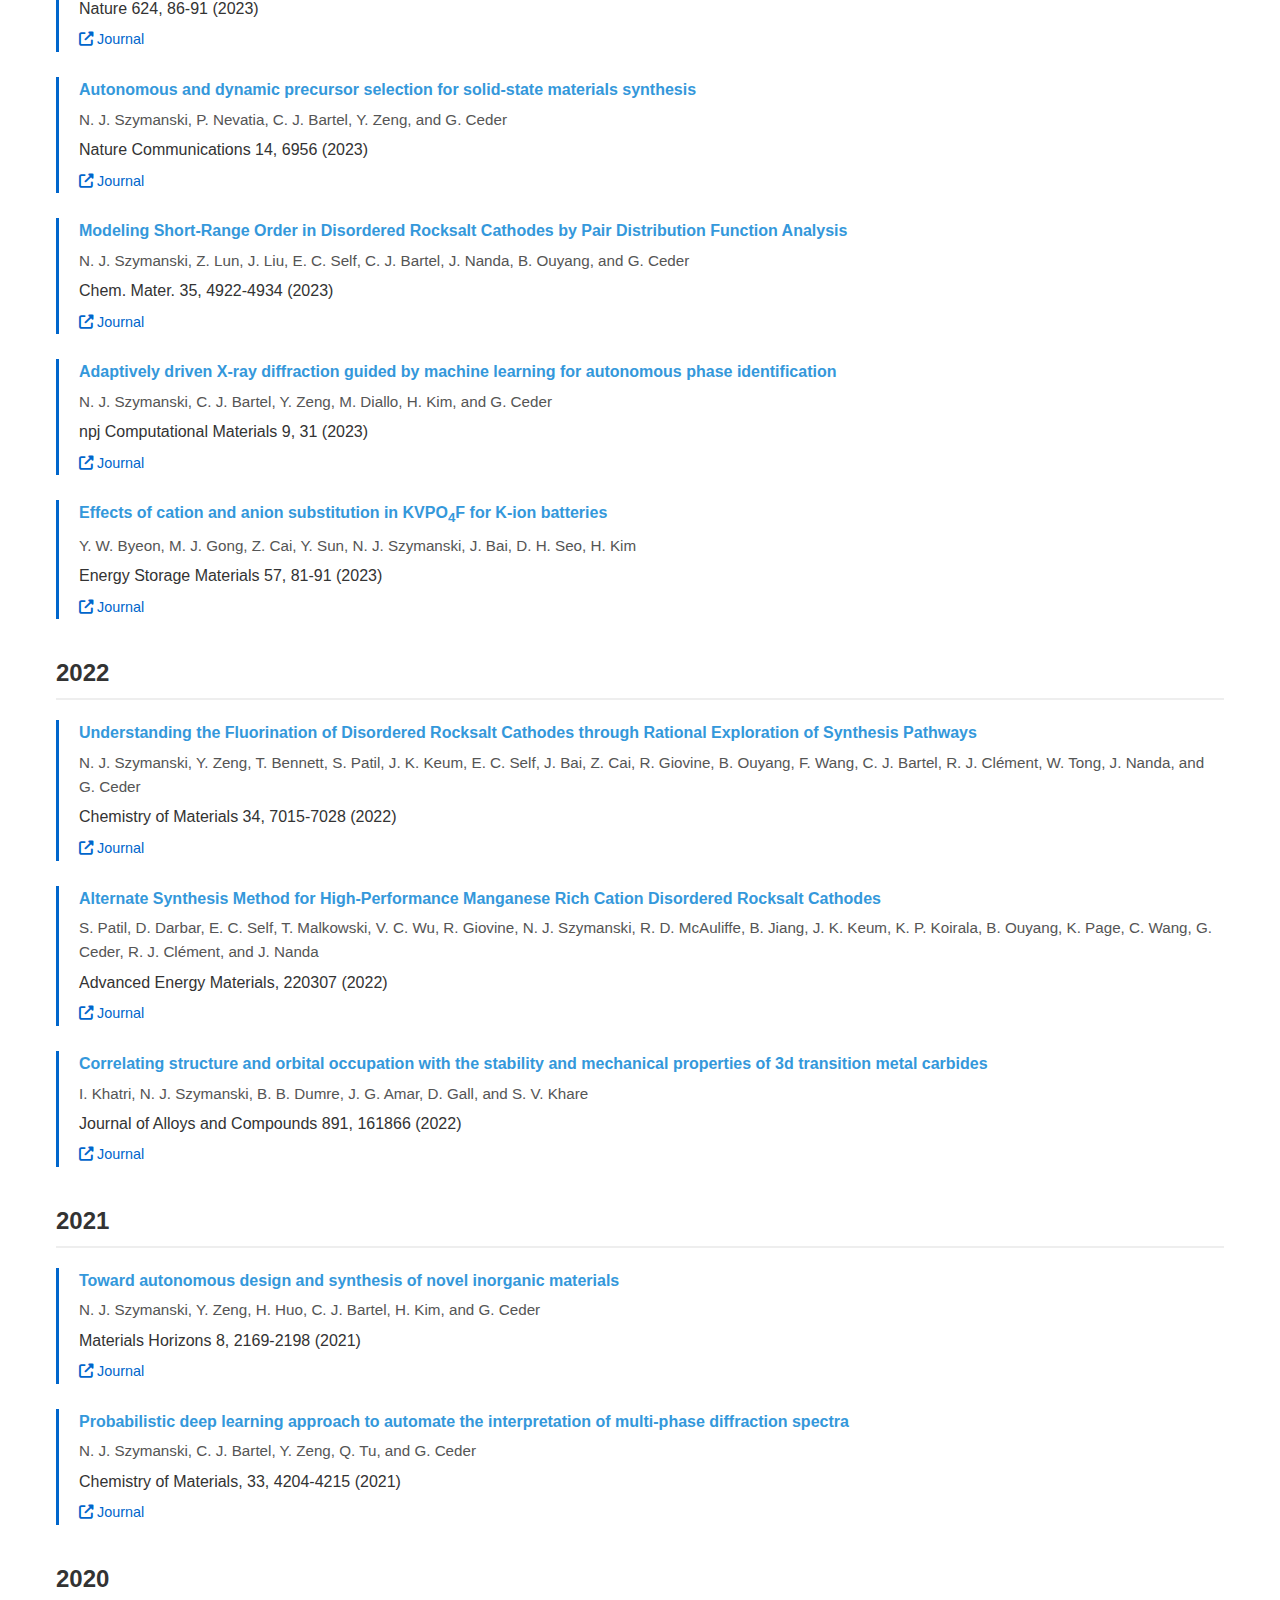
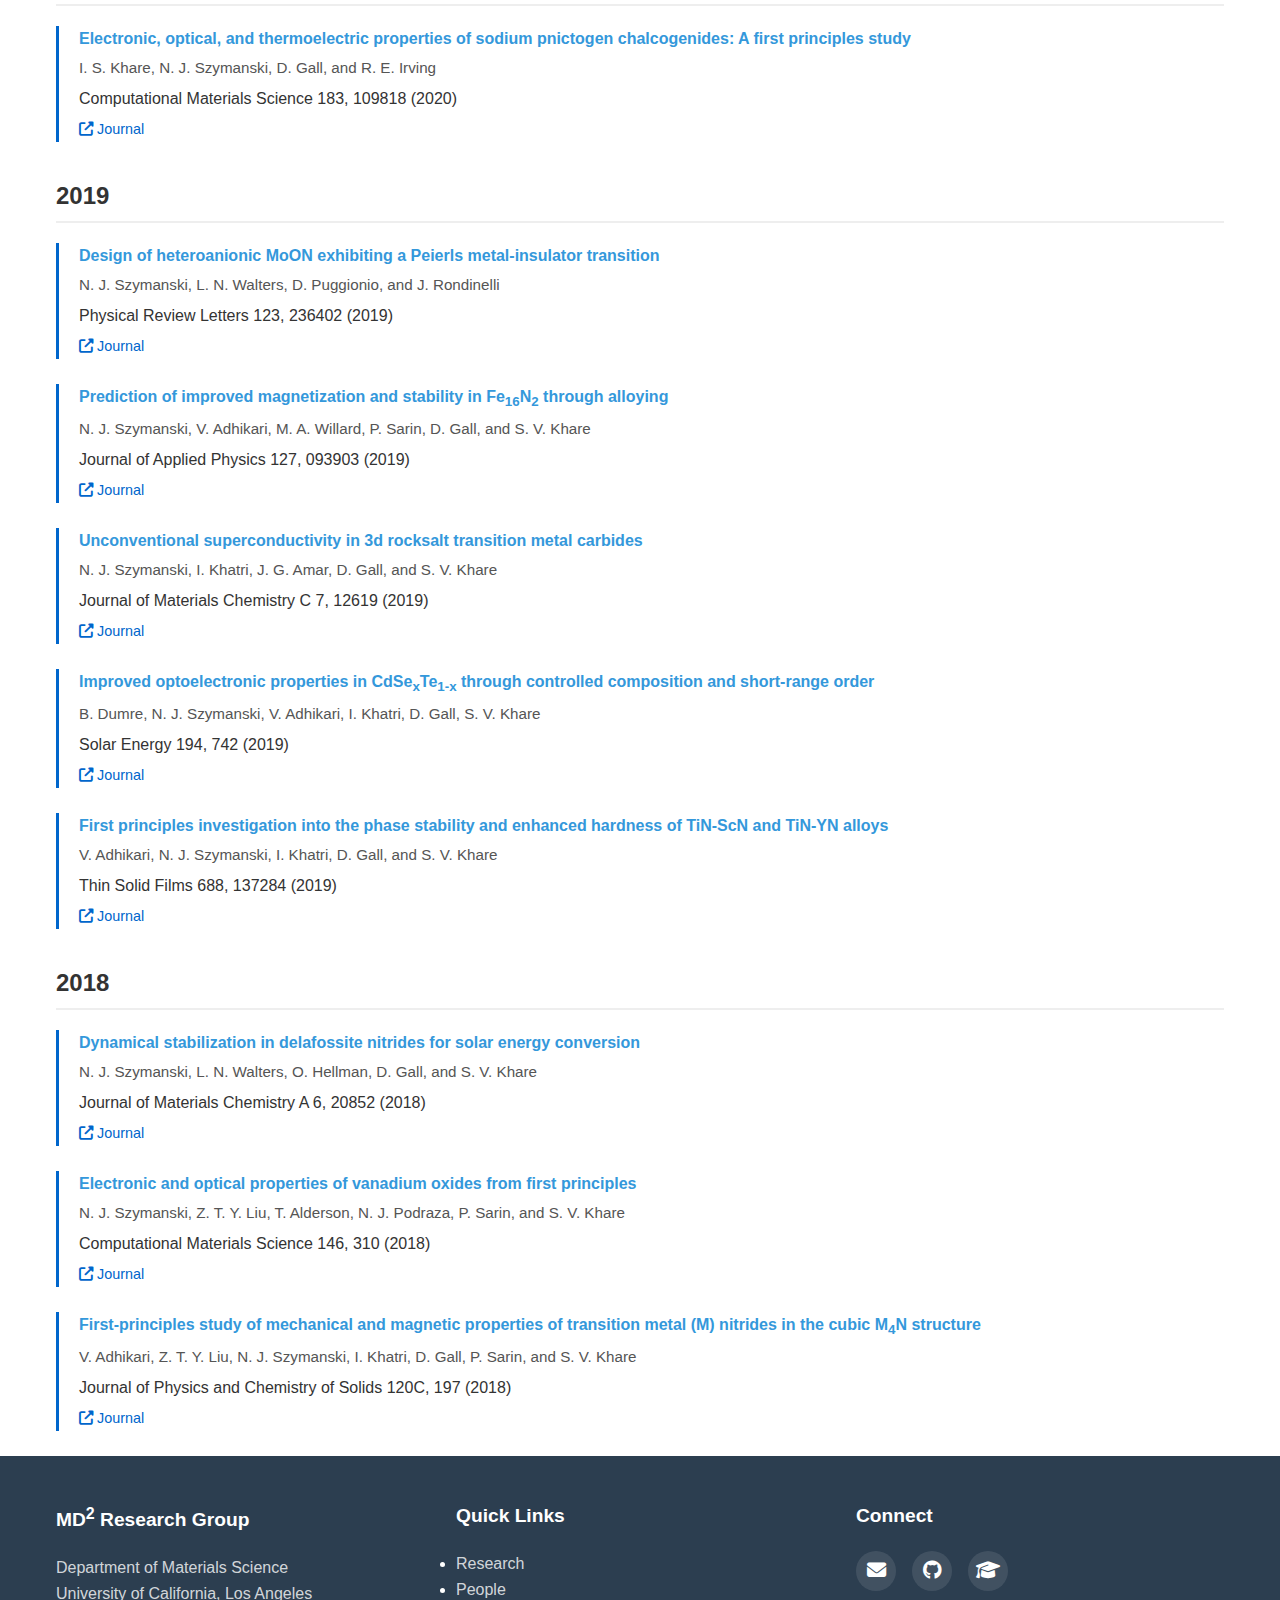
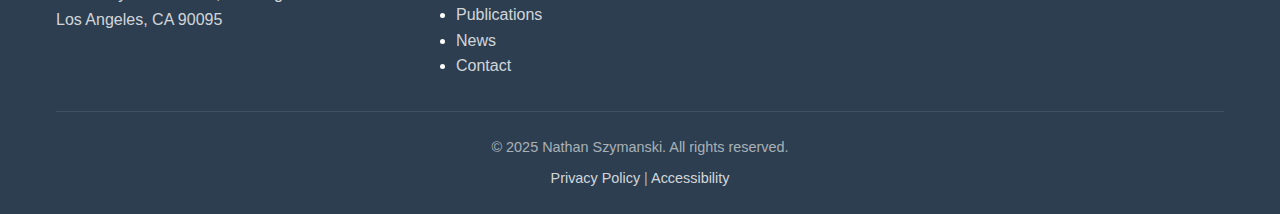
<file: publications.html>
<!DOCTYPE html>
<html lang="en">
<head>
    <meta charset="utf-8">
    <title>Publications | Szymanski Research Group | UCLA</title>
    <meta name="viewport" content="width=device-width, initial-scale=1">
    <meta name="description" content="Publications from the Materials Design through Dynamics Research Group led by Prof. Nathan Szymanski">
    
    <!-- Open Graph meta tags for search engines and social media -->
    <meta property="og:title" content="Publications | Szymanski Research Group | UCLA">
    <meta property="og:description" content="Publications from the Materials Design through Dynamics Research Group led by Prof. Nathan Szymanski">
    <meta property="og:image" content="https://szymanski-research-group.com/assets/img/icon.png">
    <meta property="og:url" content="https://szymanski-research-group.com/publications.html">
    <meta property="og:type" content="website">
    
    <!-- Favicon -->
    <link rel="icon" type="image/x-icon" href="/favicon.ico">
    <link rel="icon" type="image/png" sizes="16x16" href="assets/img/icon-16.png">
    <link rel="icon" type="image/png" sizes="32x32" href="assets/img/icon-32.png">
    <link rel="apple-touch-icon" sizes="180x180" href="assets/img/icon-180.png">
    
    <!-- Google Fonts -->
    <link rel="preconnect" href="https://fonts.googleapis.com">
    <link rel="preconnect" href="https://fonts.gstatic.com" crossorigin>
    <link href="https://fonts.googleapis.com/css2?family=Montserrat:wght@700&display=swap" rel="stylesheet">
    
    <!-- Font Awesome -->
    <link rel="stylesheet" href="https://cdnjs.cloudflare.com/ajax/libs/font-awesome/6.4.0/css/all.min.css">
    
    <!-- Custom CSS -->
    <link rel="stylesheet" href="assets/css/style.css">
    <style>
        /* Additional styles for publications page */
        .publications-container {
            margin-top: 80px;
        }
        
        .publication-year {
            margin: 40px 0 20px;
            padding-bottom: 10px;
            border-bottom: 2px solid #eee;
        }
        
        .publication-item {
            margin-bottom: 25px;
            padding-left: 20px;
            border-left: 3px solid #0066cc;
        }
        
        .publication-title {
            font-weight: 600;
            margin-bottom: 5px;
        }
        
        .publication-authors {
            color: #555;
            margin-bottom: 5px;
            font-size: 0.95em;
        }
        
        .publication-journal {
            color: #333;
            margin-bottom: 5px;
        }
        
        .publication-links a {
            margin-right: 15px;
            color: #0066cc;
            text-decoration: none;
            font-size: 0.9em;
        }
        
        .publication-links a:hover {
            text-decoration: underline;
        }
        
        @media (max-width: 768px) {
            .publication-item {
                padding-left: 15px;
            }
        }
    </style>
</head>

<body class="publications-page">
    <!-- Mobile Menu -->
    <div id="mobile-menu" class="mobile-menu">
        <button id="menu-close" class="menu-close"><i class="fas fa-times"></i></button>
        <ul>
            <li><a href="index.html">Home</a></li>
            <li><a href="research.html">Research</a></li>
            <li><a href="people.html">People</a></li>
            <li class="active"><a href="publications.html">Publications</a></li>
            <li><a href="news.html">News</a></li>
            <li><a href="contact.html">Contact</a></li>
        </ul>
    </div>

    <!-- Header -->
    <header class="header">
        <div class="container">
            <div class="header-inner">
                <div class="logo">
                    <a href="index.html">
                        <img src="assets/img/logo.png" alt="MD2 Research Group Logo">
                        <span class="group-name"></span>
                    </a>
                </div>
                
                <nav class="main-menu">
                    <ul>
                        <li><a href="index.html">Home</a></li>
                        <li><a href="research.html">Research</a></li>
                        <li><a href="people.html">People</a></li>
                        <li class="active"><a href="publications.html">Publications</a></li>
                        <li><a href="news.html">News</a></li>
                        <li><a href="contact.html">Contact</a></li>
                    </ul>
                </nav>
                
                <button id="menu-toggle" class="menu-toggle" aria-label="Mobile menu toggle">
                    <i class="fas fa-bars"></i>
                </button>
            </div>
        </div>
    </header>

    <!-- Publications Content -->
    <section class="publications-container">
        <div class="container">
            <div style="height: 60px;"></div>
            <h1 class="section-title">Publications</h1>

            <h2 class="publication-year">2026</h2>

            <div class="publication-item">
                <div class="publication-title">
                    <a href="https://doi.org/10.26434/chemrxiv.10001836/v1" target="_blank">On the Need for Autonomous Science Instruments: A Call to Action</a>
                </div>
                <div class="publication-authors">Milad Abolhasani, Mahshid Ahmadi, Sterling Baird, Curtis P. Berlinguette, Keith A. Brown, David Fenning, Ian T. Foster, Willi Gottstein, Sergio Pablo-Garcia, Gabe Gomes, Jason R. Hattrick-Simpers, Jason E. Hein, Taro Hitosugi, Sergei V. Kalinin, Benji Maruyama, Joshua Schrier, Martin Seifrid, Taylor D. Sparks, Shijing Sun, Brandon R. Sutherland, Nathan J. Szymanski, Dean Thomas, Lauren Walters, Jie Xu, Yan Zeng, and Charles Yang</div>
                <div class="publication-journal">ChemRxiv (2026)</div>
                <div class="publication-links">
                    <a href="https://doi.org/10.26434/chemrxiv.10001836/v1" target="_blank"><i class="fas fa-external-link-alt"></i> ChemRxiv</a>
                </div>
            </div>

            <div class="publication-item">
                <div class="publication-title">
                    <a href="https://arxiv.org/abs/2602.04075" target="_blank">Thermodynamic assessment of machine learning models for solid-state synthesis prediction</a>
                </div>
                <div class="publication-authors">Jane Schlesinger, Simon Hjaltason, Nathan J. Szymanski, Christopher J. Bartel</div>
                <div class="publication-journal">arXiv:2602.04075 (2026)</div>
                <div class="publication-links">
                    <a href="https://arxiv.org/abs/2602.04075" target="_blank"><i class="fas fa-external-link-alt"></i> arXiv</a>
                </div>
            </div>

            <div class="publication-item">
                <div class="publication-title">
                    <a href="https://doi.org/10.1103/tgp7-n673" target="_blank">Thermodynamics of proton insertion across the perovskite-brownmillerite transition in La<sub>0.5</sub>Sr<sub>0.5</sub>CoO<sub>3−&delta;</sub></a>
                </div>
                <div class="publication-authors">Armand J. Lannerd, Nathan J. Szymanski, and Christopher J. Bartel</div>
                <div class="publication-journal">Phys. Rev. Materials 10, 025401 (2026)</div>
                <div class="publication-links">
                    <a href="https://doi.org/10.1103/tgp7-n673" target="_blank"><i class="fas fa-external-link-alt"></i> Journal</a>
                </div>
            </div>
            
            <h2 class="publication-year">2025</h2>

            <div class="publication-item">
                <div class="publication-title">
                    <a href="https://doi.org/10.1038/s41524-025-01802-3" target="_blank">Leveraging unlabeled SEM datasets with self-supervised learning for enhanced particle segmentation</a>
                </div>
                <div class="publication-authors">L. Rettenberger, N. J. Szymanski, A. Giunto, O. Dartsi, A. Jain, G. Ceder, V. Hagenmeyer, and M. Reischl</div>
                <div class="publication-journal">npj Computational Materials 11, 289 (2025)</div>
                <div class="publication-links">
                    <a href="https://doi.org/10.1038/s41524-025-01802-3" target="_blank"><i class="fas fa-external-link-alt"></i> Journal</a>
                </div>
            </div>

            <div class="publication-item">
                <div class="publication-title">
                    <a href="https://doi.org/10.1039/D5MH00010F" target="_blank">Establishing baselines for generative discovery of inorganic crystals</a>
                </div>
                <div class="publication-authors">N. J. Szymanski and C. J. Bartel</div>
                <div class="publication-journal">Materials Horizons 12, 8000-8011 (2025)</div>
                <div class="publication-links">
                    <a href="https://doi.org/10.1039/D5MH00010F" target="_blank"><i class="fas fa-external-link-alt"></i> Journal</a>
                </div>
            </div>
            
            <div class="publication-item">
                <div class="publication-title">
                    <a href="https://pubs.acs.org/doi/10.1021/acsmaterialslett.5c00390" target="_blank">Topological descriptors for the electron density of inorganic solids</a>
                </div>
                <div class="publication-authors">N. J. Szymanski, A. Smith, P. Daoutidis, and C. J. Bartel</div>
                <div class="publication-journal">ACS Materials Letters 7, 2158-2164 (2025)</div>
                <div class="publication-links">
                    <a href="https://pubs.acs.org/doi/10.1021/acsmaterialslett.5c00390" target="_blank"><i class="fas fa-external-link-alt"></i> Journal</a>
                </div>
            </div>
            
            <div class="publication-item">
                <div class="publication-title">
                    <a href="https://arxiv.org/abs/2502.16379" target="_blank">Computational search for materials having a giant anomalous Hall effect in the pyrochlore and spinel crystal structures</a>
                </div>
                <div class="publication-authors">S. Sullivan, S. Lee, N. J. Szymanski, A. Merchant, E. D. Cubuk, T. Low, and C. J. Bartel</div>
                <div class="publication-journal">arXiv (2025)</div>
                <div class="publication-links">
                    <a href="https://arxiv.org/abs/2504.18320" target="_blank"><i class="fas fa-external-link-alt"></i> arXiv</a>
                </div>
            </div>
            
            <div class="publication-item">
                <div class="publication-title">
                    <a href="https://doi.org/10.1002/aenm.202500492" target="_blank">Alternative Solid-State Synthesis Route for Highly Fluorinated Disordered Rock-Salt Cathode Materials for High-Energy Lithium-Ion Batteries</a>
                </div>
                <div class="publication-authors">V. Sai Avvaru, T. Li, G.-H. Lee, Y.-W. Byeon, D. Milsted, S. Jeong, N. J. Szymanski, M. Kunz, B. D. McCloskey, C. Wang, W. Yang, R. J. Clément, and H. Kim</div>
                <div class="publication-journal">Advanced Energy Materials, 2500492 (2025)</div>
                <div class="publication-links">
                    <a href="https://doi.org/10.1002/aenm.202500492" target="_blank"><i class="fas fa-external-link-alt"></i> Journal</a>
                </div>
            </div>
            
            <div class="publication-item">
                <div class="publication-title">
                    <a href="https://doi.org/10.1002/aenm.202403946" target="_blank">Screening and Development of Sacrificial Cathode Additives for Lithium-Ion Batteries</a>
                </div>
                <div class="publication-authors">H. Kim, K. Jun, N. J. Szymanski, V. Sai, Z. Cai, M. Crafton, G.-H. Lee, S. E. Trask, F. Babbe, Y.-W. Byeon, P. Zhong, W. Jung, B. D. McCloskey, and W. Yang</div>
                <div class="publication-journal">Advanced Energy Materials, 2403946 (2025)</div>
                <div class="publication-links">
                    <a href="https://doi.org/10.1002/aenm.202403946" target="_blank"><i class="fas fa-external-link-alt"></i> Journal</a>
                </div>
            </div>
            
            <h2 class="publication-year">2024</h2>
            <div class="publication-item">
                <div class="publication-title">
                    <a href="https://doi.org/10.1021/acs.nanolett.4c05043" target="_blank">Unraveling the Growth Dynamics of Rutile Sn<sub>1–x</sub>Ge<sub>x</sub>O<sub>2</sub> Using Theory and Experiment</a>
                </div>
                <div class="publication-authors">F. Liu, N. J. Szymanski, K. Noordhoek, H. Shin, C. J. Bartel, B. Jalan</div>
                <div class="publication-journal">Nano Letters, Advance article (2024)</div>
                <div class="publication-links">
                    <a href="https://doi.org/10.1021/acs.nanolett.4c05043" target="_blank"><i class="fas fa-external-link-alt"></i> Journal</a>
                </div>
            </div>
            
            <div class="publication-item">
                <div class="publication-title">
                    <a href="https://doi.org/10.1002/adma.202416342" target="_blank">Coherent-Precipitation-Stabilized Phase Formation in Over-Stoichiometric Rocksalt-Type Li Superionic Conductors</a>
                </div>
                <div class="publication-authors">Y. Chen, X. Zhao, K. Chen, K. P. Koirala, R. Giovine, X. Yang, S. Wang, N. J. Szymanski, S. Xiong, Z. Lun, H. Ji, C. Wang, J. Bai, F. Wang, B. Ouyang, G. Ceder</div>
                <div class="publication-journal">Advanced Materials, 2416342 (2024)</div>
                <div class="publication-links">
                    <a href="https://doi.org/10.1002/adma.202416342" target="_blank"><i class="fas fa-external-link-alt"></i> Journal</a>
                </div>
            </div>
            
            <div class="publication-item">
                <div class="publication-title">
                    <a href="https://doi.org/10.1039/D4DD00129J" target="_blank">AlabOS: a Python-based reconfigurable workflow management framework for autonomous laboratories</a>
                </div>
                <div class="publication-authors">Y. Fei, B. Rendy, R. Kumar, O. Dartsi, H. P. Sahasrabuddhe, M. J. McDermott, Z. Wang, N. J. Szymanski, L. N. Walters, D. Milsted, Y. Zeng, A. Jain, G. Ceder</div>
                <div class="publication-journal">Digital Discovery 3, 2275-2288 (2024)</div>
                <div class="publication-links">
                    <a href="https://doi.org/10.1039/D4DD00129J" target="_blank"><i class="fas fa-external-link-alt"></i> Journal</a>
                </div>
            </div>
            
            <div class="publication-item">
                <div class="publication-title">
                    <a href="https://pubs.acs.org/doi/10.1021/acs.inorgchem.4c01722" target="_blank">Direct Lithium Extraction from α‑Spodumene through Solid-State Reactions for Sustainable Li<sub>2</sub>CO<sub>3</sub> Production</a>
                </div>
                <div class="publication-authors">S. Wang, N. J. Szymanski, Y. Fei, W. Dong, J. N. Christensen, Y. Zeng, M. Whittacker, G. Ceder</div>
                <div class="publication-journal">Inorganic Chemistry 63, 13576-13584 (2024)</div>
                <div class="publication-links">
                    <a href="https://pubs.acs.org/doi/10.1021/acs.inorgchem.4c01722" target="_blank"><i class="fas fa-external-link-alt"></i> Journal</a>
                </div>
            </div>
            
            <div class="publication-item">
                <div class="publication-title">
                    <a href="https://doi.org/10.1126/sciadv.adp3309" target="_blank">Quantifying the regime of thermodynamic control for solid-state reactions during ternary metal oxide synthesis</a>
                </div>
                <div class="publication-authors">N. J. Szymanski, Y.-W. Byeon, Y. Sun, Y. Zeng, J. Bai, M. Kunz, D.-M. Kim, B. A. Helms, C. J. Bartel, H. Kim, and G. Ceder</div>
                <div class="publication-journal">Science Advances 10, eadp3309 (2024)</div>
                <div class="publication-links">
                    <a href="https://doi.org/10.1126/sciadv.adp3309" target="_blank"><i class="fas fa-external-link-alt"></i> Journal</a>
                </div>
            </div>
            
            <div class="publication-item">
                <div class="publication-title">
                    <a href="https://doi.org/10.1038/s41524-024-01302-w" target="_blank">Uncertainty-aware particle segmentation for electron microscopy at varied length scales</a>
                </div>
                <div class="publication-authors">L. Rettenberger, N. J. Szymanski, Y. Zeng, J. Schuetzke, S. Wang, G. Ceder, and M. Reischl</div>
                <div class="publication-journal">npj Computational Materials 10, 124 (2024)</div>
                <div class="publication-links">
                    <a href="https://doi.org/10.1038/s41524-024-01302-w" target="_blank"><i class="fas fa-external-link-alt"></i> Journal</a>
                </div>
            </div>
            
            <div class="publication-item">
                <div class="publication-title">
                    <a href="https://doi.org/10.1021/acsenergylett.4c00821" target="_blank">Computationally Guided Synthesis of Battery Materials</a>
                </div>
                <div class="publication-authors">N. J. Szymanski and C. J. Bartel</div>
                <div class="publication-journal">ACS Energy Letters 9, 2902–2911 (2024)</div>
                <div class="publication-links">
                    <a href="https://doi.org/10.1021/acsenergylett.4c00821" target="_blank"><i class="fas fa-external-link-alt"></i> Journal</a>
                </div>
            </div>
            
            <div class="publication-item">
                <div class="publication-title">
                    <a href="https://doi.org/10.1038/s41524-024-01230-9" target="_blank">Integrated analysis of X-ray diffraction patterns and pair distribution functions for machine-learned phase identification</a>
                </div>
                <div class="publication-authors">N. J. Szymanski, S. Fu, E. Persson, and G. Ceder</div>
                <div class="publication-journal">npj Computational Materials 10, 45 (2024)</div>
                <div class="publication-links">
                    <a href="https://doi.org/10.1038/s41524-024-01230-9" target="_blank"><i class="fas fa-external-link-alt"></i> Journal</a>
                </div>
            </div>
            
            <div class="publication-item">
                <div class="publication-title">
                    <a href="https://doi.org/10.1126/sciadv.adj5431" target="_blank">Selective formation of metastable polymorphs in solid-state synthesis</a>
                </div>
                <div class="publication-authors">Y. Zeng, N. J. Szymanski, T. He, K. Jun, L. C. Gallington, H. Huo, C. J. Bartel, B. Ouyang, and G. Ceder</div>
                <div class="publication-journal">Science Advances 10, eadj5431 (2024)</div>
                <div class="publication-links">
                    <a href="https://doi.org/10.1126/sciadv.adj5431" target="_blank"><i class="fas fa-external-link-alt"></i> Journal</a>
                </div>
            </div>
            
            <h2 class="publication-year">2023</h2>
            <div class="publication-item">
                <div class="publication-title">
                    <a href="https://www.nature.com/articles/s41586-023-06734-w" target="_blank">An autonomous laboratory for the accelerated synthesis of novel materials</a>
                </div>
                <div class="publication-authors">N. J. Szymanski, B. Rendy, Y. Fei, R. E. Kumar, T. He, D. Milsted, M. J. McDermott, M. Gallant, E. Dogus Cubuk, A. Merchant, H. Kim, A. Jain, C. J. Bartel, K. Persson, Y. Zeng and G. Ceder</div>
                <div class="publication-journal">Nature 624, 86-91 (2023)</div>
                <div class="publication-links">
                    <a href="https://www.nature.com/articles/s41586-023-06734-w" target="_blank"><i class="fas fa-external-link-alt"></i> Journal</a>
                </div>
            </div>
            
            <div class="publication-item">
                <div class="publication-title">
                    <a href="https://doi.org/10.1038/s41467-023-42329-9" target="_blank">Autonomous and dynamic precursor selection for solid-state materials synthesis</a>
                </div>
                <div class="publication-authors">N. J. Szymanski, P. Nevatia, C. J. Bartel, Y. Zeng, and G. Ceder</div>
                <div class="publication-journal">Nature Communications 14, 6956 (2023)</div>
                <div class="publication-links">
                    <a href="https://doi.org/10.1038/s41467-023-42329-9" target="_blank"><i class="fas fa-external-link-alt"></i> Journal</a>
                </div>
            </div>
            
            <div class="publication-item">
                <div class="publication-title">
                    <a href="https://doi.org/10.1021/acs.chemmater.2c03827" target="_blank">Modeling Short-Range Order in Disordered Rocksalt Cathodes by Pair Distribution Function Analysis</a>
                </div>
                <div class="publication-authors">N. J. Szymanski, Z. Lun, J. Liu, E. C. Self, C. J. Bartel, J. Nanda, B. Ouyang, and G. Ceder</div>
                <div class="publication-journal">Chem. Mater. 35, 4922-4934 (2023)</div>
                <div class="publication-links">
                    <a href="https://doi.org/10.1021/acs.chemmater.2c03827" target="_blank"><i class="fas fa-external-link-alt"></i> Journal</a>
                </div>
            </div>
            
            <div class="publication-item">
                <div class="publication-title">
                    <a href="https://doi.org/10.1038/s41524-023-00984-y" target="_blank">Adaptively driven X-ray diffraction guided by machine learning for autonomous phase identification</a>
                </div>
                <div class="publication-authors">N. J. Szymanski, C. J. Bartel, Y. Zeng, M. Diallo, H. Kim, and G. Ceder</div>
                <div class="publication-journal">npj Computational Materials 9, 31 (2023)</div>
                <div class="publication-links">
                    <a href="https://doi.org/10.1038/s41524-023-00984-y" target="_blank"><i class="fas fa-external-link-alt"></i> Journal</a>
                </div>
            </div>
            
            <div class="publication-item">
                <div class="publication-title">
                    <a href="https://doi.org/10.1016/j.ensm.2023.02.007" target="_blank">Effects of cation and anion substitution in KVPO<sub>4</sub>F for K-ion batteries</a>
                </div>
                <div class="publication-authors">Y. W. Byeon, M. J. Gong, Z. Cai, Y. Sun, N. J. Szymanski, J. Bai, D. H. Seo, H. Kim</div>
                <div class="publication-journal">Energy Storage Materials 57, 81-91 (2023)</div>
                <div class="publication-links">
                    <a href="https://doi.org/10.1016/j.ensm.2023.02.007" target="_blank"><i class="fas fa-external-link-alt"></i> Journal</a>
                </div>
            </div>
            
            <h2 class="publication-year">2022</h2>
            <div class="publication-item">
                <div class="publication-title">
                    <a href="https://doi.org/10.1021/acs.chemmater.2c01474" target="_blank">Understanding the Fluorination of Disordered Rocksalt Cathodes through Rational Exploration of Synthesis Pathways</a>
                </div>
                <div class="publication-authors">N. J. Szymanski, Y. Zeng, T. Bennett, S. Patil, J. K. Keum, E. C. Self, J. Bai, Z. Cai, R. Giovine, B. Ouyang, F. Wang, C. J. Bartel, R. J. Clément, W. Tong, J. Nanda, and G. Ceder</div>
                <div class="publication-journal">Chemistry of Materials 34, 7015-7028 (2022)</div>
                <div class="publication-links">
                    <a href="https://doi.org/10.1021/acs.chemmater.2c01474" target="_blank"><i class="fas fa-external-link-alt"></i> Journal</a>
                </div>
            </div>
            
            <div class="publication-item">
                <div class="publication-title">
                    <a href="https://doi.org/10.1002/aenm.202203207" target="_blank">Alternate Synthesis Method for High‐Performance Manganese Rich Cation Disordered Rocksalt Cathodes</a>
                </div>
                <div class="publication-authors">S. Patil, D. Darbar, E. C. Self, T. Malkowski, V. C. Wu, R. Giovine, N. J. Szymanski, R. D. McAuliffe, B. Jiang, J. K. Keum, K. P. Koirala, B. Ouyang, K. Page, C. Wang, G. Ceder, R. J. Clément, and J. Nanda</div>
                <div class="publication-journal">Advanced Energy Materials, 220307 (2022)</div>
                <div class="publication-links">
                    <a href="https://doi.org/10.1002/aenm.202203207" target="_blank"><i class="fas fa-external-link-alt"></i> Journal</a>
                </div>
            </div>
            
            <div class="publication-item">
                <div class="publication-title">
                    <a href="https://doi.org/10.1016/j.jallcom.2021.161866" target="_blank">Correlating structure and orbital occupation with the stability and mechanical properties of 3d transition metal carbides</a>
                </div>
                <div class="publication-authors">I. Khatri, N. J. Szymanski, B. B. Dumre, J. G. Amar, D. Gall, and S. V. Khare</div>
                <div class="publication-journal">Journal of Alloys and Compounds 891, 161866 (2022)</div>
                <div class="publication-links">
                    <a href="https://doi.org/10.1016/j.jallcom.2021.161866" target="_blank"><i class="fas fa-external-link-alt"></i> Journal</a>
                </div>
            </div>
            
            <h2 class="publication-year">2021</h2>
            <div class="publication-item">
                <div class="publication-title">
                    <a href="https://doi.org/10.1039/D1MH00495F" target="_blank">Toward autonomous design and synthesis of novel inorganic materials</a>
                </div>
                <div class="publication-authors">N. J. Szymanski, Y. Zeng, H. Huo, C. J. Bartel, H. Kim, and G. Ceder</div>
                <div class="publication-journal">Materials Horizons 8, 2169-2198 (2021)</div>
                <div class="publication-links">
                    <a href="https://doi.org/10.1039/D1MH00495F" target="_blank"><i class="fas fa-external-link-alt"></i> Journal</a>
                </div>
            </div>
            
            <div class="publication-item">
                <div class="publication-title">
                    <a href="https://doi.org/10.1021/acs.chemmater.1c01071" target="_blank">Probabilistic deep learning approach to automate the interpretation of multi-phase diffraction spectra</a>
                </div>
                <div class="publication-authors">N. J. Szymanski, C. J. Bartel, Y. Zeng, Q. Tu, and G. Ceder</div>
                <div class="publication-journal">Chemistry of Materials, 33, 4204-4215 (2021)</div>
                <div class="publication-links">
                    <a href="https://doi.org/10.1021/acs.chemmater.1c01071" target="_blank"><i class="fas fa-external-link-alt"></i> Journal</a>
                </div>
            </div>
            
            <h2 class="publication-year">2020</h2>
            <div class="publication-item">
                <div class="publication-title">
                    <a href="https://doi.org/10.1016/j.commatsci.2020.109818" target="_blank">Electronic, optical, and thermoelectric properties of sodium pnictogen chalcogenides: A first principles study</a>
                </div>
                <div class="publication-authors">I. S. Khare, N. J. Szymanski, D. Gall, and R. E. Irving</div>
                <div class="publication-journal">Computational Materials Science 183, 109818 (2020)</div>
                <div class="publication-links">
                    <a href="https://doi.org/10.1016/j.commatsci.2020.109818" target="_blank"><i class="fas fa-external-link-alt"></i> Journal</a>
                </div>
            </div>
            
            <h2 class="publication-year">2019</h2>
            <div class="publication-item">
                <div class="publication-title">
                    <a href="https://doi.org/10.1103/PhysRevLett.123.236402" target="_blank">Design of heteroanionic MoON exhibiting a Peierls metal-insulator transition</a>
                </div>
                <div class="publication-authors">N. J. Szymanski, L. N. Walters, D. Puggionio, and J. Rondinelli</div>
                <div class="publication-journal">Physical Review Letters 123, 236402 (2019)</div>
                <div class="publication-links">
                    <a href="https://doi.org/10.1103/PhysRevLett.123.236402" target="_blank"><i class="fas fa-external-link-alt"></i> Journal</a>
                </div>
            </div>
            
            <div class="publication-item">
                <div class="publication-title">
                    <a href="https://doi.org/10.1063/1.5109571" target="_blank">Prediction of improved magnetization and stability in Fe<sub>16</sub>N<sub>2</sub> through alloying</a>
                </div>
                <div class="publication-authors">N. J. Szymanski, V. Adhikari, M. A. Willard, P. Sarin, D. Gall, and S. V. Khare</div>
                <div class="publication-journal">Journal of Applied Physics 127, 093903 (2019)</div>
                <div class="publication-links">
                    <a href="https://doi.org/10.1063/1.5109571" target="_blank"><i class="fas fa-external-link-alt"></i> Journal</a>
                </div>
            </div>
            
            <div class="publication-item">
                <div class="publication-title">
                    <a href="https://doi.org/10.1039/C9TC03793D" target="_blank">Unconventional superconductivity in 3d rocksalt transition metal carbides</a>
                </div>
                <div class="publication-authors">N. J. Szymanski, I. Khatri, J. G. Amar, D. Gall, and S. V. Khare</div>
                <div class="publication-journal">Journal of Materials Chemistry C 7, 12619 (2019)</div>
                <div class="publication-links">
                    <a href="https://doi.org/10.1039/C9TC03793D" target="_blank"><i class="fas fa-external-link-alt"></i> Journal</a>
                </div>
            </div>
            
            <div class="publication-item">
                <div class="publication-title">
                    <a href="https://doi.org/10.1016/j.solener.2019.10.091" target="_blank">Improved optoelectronic properties in CdSe<sub>x</sub>Te<sub>1-x</sub> through controlled composition and short-range order</a>
                </div>
                <div class="publication-authors">B. Dumre, N. J. Szymanski, V. Adhikari, I. Khatri, D. Gall, S. V. Khare</div>
                <div class="publication-journal">Solar Energy 194, 742 (2019)</div>
                <div class="publication-links">
                    <a href="https://doi.org/10.1016/j.solener.2019.10.091" target="_blank"><i class="fas fa-external-link-alt"></i> Journal</a>
                </div>
            </div>
            
            <div class="publication-item">
                <div class="publication-title">
                    <a href="https://doi.org/10.1016/j.tsf.2019.05.003" target="_blank">First principles investigation into the phase stability and enhanced hardness of TiN-ScN and TiN-YN alloys</a>
                </div>
                <div class="publication-authors">V. Adhikari, N. J. Szymanski, I. Khatri, D. Gall, and S. V. Khare</div>
                <div class="publication-journal">Thin Solid Films 688, 137284 (2019)</div>
                <div class="publication-links">
                    <a href="https://doi.org/10.1016/j.tsf.2019.05.003" target="_blank"><i class="fas fa-external-link-alt"></i> Journal</a>
                </div>
            </div>
            
            <h2 class="publication-year">2018</h2>
            <div class="publication-item">
                <div class="publication-title">
                    <a href="https://doi.org/10.1039/C8TA07536K" target="_blank">Dynamical stabilization in delafossite nitrides for solar energy conversion</a>
                </div>
                <div class="publication-authors">N. J. Szymanski, L. N. Walters, O. Hellman, D. Gall, and S. V. Khare</div>
                <div class="publication-journal">Journal of Materials Chemistry A 6, 20852 (2018)</div>
                <div class="publication-links">
                    <a href="https://doi.org/10.1039/C8TA07536K" target="_blank"><i class="fas fa-external-link-alt"></i> Journal</a>
                </div>
            </div>
            
            <div class="publication-item">
                <div class="publication-title">
                    <a href="https://doi.org/10.1016/j.commatsci.2018.01.048" target="_blank">Electronic and optical properties of vanadium oxides from first principles</a>
                </div>
                <div class="publication-authors">N. J. Szymanski, Z. T. Y. Liu, T. Alderson, N. J. Podraza, P. Sarin, and S. V. Khare</div>
                <div class="publication-journal">Computational Materials Science 146, 310 (2018)</div>
                <div class="publication-links">
                    <a href="https://doi.org/10.1016/j.commatsci.2018.01.048" target="_blank"><i class="fas fa-external-link-alt"></i> Journal</a>
                </div>
            </div>
            
            <div class="publication-item">
                <div class="publication-title">
                    <a href="https://doi.org/10.1016/j.jpcs.2018.04.043" target="_blank">First-principles study of mechanical and magnetic properties of transition metal (M) nitrides in the cubic M<sub>4</sub>N structure</a>
                </div>
                <div class="publication-authors">V. Adhikari, Z. T. Y. Liu, N. J. Szymanski, I. Khatri, D. Gall, P. Sarin, and S. V. Khare</div>
                <div class="publication-journal">Journal of Physics and Chemistry of Solids 120C, 197 (2018)</div>
                <div class="publication-links">
                    <a href="https://doi.org/10.1016/j.jpcs.2018.04.043" target="_blank"><i class="fas fa-external-link-alt"></i> Journal</a>
                </div>
            </div>
        </div>
    </section>

    <!-- Footer -->
    <footer class="footer">
        <div class="container">
            <div class="footer-grid">
                <div class="footer-col">
                    <h3>MD<sup>2</sup> Research Group</h3>
                    <p><a href="https://www.mse.ucla.edu/" target="_blank">Department of Materials Science</a><br>
                    University of California, Los Angeles<br>
                    Los Angeles, CA 90095</p>
                </div>

                <div class="footer-col">
                    <h3>Quick Links</h3>
                    <ul>
                        <li><a href="research.html">Research</a></li>
                        <li><a href="people.html">People</a></li>
                        <li><a href="publications.html">Publications</a></li>
                        <li><a href="news.html">News</a></li>
                        <li><a href="contact.html">Contact</a></li>
                    </ul>
                </div>

                <div class="footer-col">
                    <h3>Connect</h3>
                    <div class="social-links">
                        <a href="mailto:nszymanski@seas.ucla.edu" aria-label="Email"><i class="fas fa-envelope"></i></a>
                        <a href="https://github.com/njszym" aria-label="GitHub"><i class="fab fa-github"></i></a>
                        <a href="https://scholar.google.com/citations?user=TGMOv3kAAAAJ&hl=en" aria-label="Google Scholar"><i class="fas fa-graduation-cap"></i></a>
                    </div>
                </div>
            </div>

            <div class="footer-bottom">
                <p>&copy; 2025 Nathan Szymanski. All rights reserved.</p>
                <p><a href="#">Privacy Policy</a> | <a href="#">Accessibility</a></p>
            </div>
        </div>
    </footer>

    <!-- JavaScript -->
    <script src="assets/js/scripts.js"></script>
</body>
</html>
</file>
<file: assets/css/style.css>
/* Base Styles */
:root {
    --primary-color: #2c3e50;
    --secondary-color: #3498db;
    --accent-color: #e74c3c;
    --light-color: #ecf0f1;
    --dark-color: #2c3e50;
    --text-color: #333;
    --text-light: #777;
    --white: #fff;
    --gray: #95a5a6;
    --spacing: 1rem;
    --spacing-lg: 2rem;
    --spacing-xl: 3rem;
    --border-radius: 4px;
    --box-shadow: 0 2px 10px rgba(0, 0, 0, 0.1);
    --transition: all 0.3s ease;
}

* {
    margin: 0;
    padding: 0;
    box-sizing: border-box;
}

body {
    font-family: 'Open Sans', sans-serif;
    color: var(--text-color);
    line-height: 1.6;
    overflow-x: hidden;
}

h1, h2, h3, h4, h5, h6 {
    font-family: 'Helvetica', serif;
    font-weight: 700;
    line-height: 1.2;
    margin-bottom: var(--spacing);
}

.hero-text .group-name {
    font-size: 1.6rem;
}

a {
    color: var(--secondary-color);
    text-decoration: none;
    transition: var(--transition);
}

a:hover {
    color: var(--accent-color);
}

img {
    max-width: 100%;
    height: auto;
}

.container {
    width: 100%;
    max-width: 1200px;
    margin: 0 auto;
    padding: 0 var(--spacing);
}

.button {
    display: inline-block;
    padding: 0.75rem 1.5rem;
    background-color: var(--secondary-color);
    color: var(--white);
    border-radius: var(--border-radius);
    font-weight: 600;
    text-align: center;
    transition: var(--transition);
    border: none;
    cursor: pointer;
}

.button:hover {
    background-color: var(--primary-color);
    color: var(--white);
    transform: translateY(-2px);
}

.button.secondary {
    background-color: transparent;
    color: var(--secondary-color);
    border: 2px solid var(--secondary-color);
}

.button.secondary:hover {
    background-color: var(--secondary-color);
    color: var(--white);
}

.section-title {
    font-size: 2rem;
    margin-bottom: var(--spacing-lg);
    position: relative;
    padding-bottom: 0.5rem;
}

.section-title::after {
    content: '';
    position: absolute;
    bottom: 0;
    left: 0;
    width: 60px;
    height: 3px;
    background-color: var(--accent-color);
}

/* Header Styles */
.header {
    background-color: var(--white);
    box-shadow: var(--box-shadow);
    position: fixed;
    width: 100%;
    top: 0;
    z-index: 1000;
    padding: 1rem 0;
}

.header-inner {
    display: flex;
    justify-content: space-between;
    align-items: center;
}

.logo {
    display: flex;
    align-items: center;
}

.logo img {
    height: 50px;
    margin-right: 1rem;
}

.group-name {
    font-weight: 700;
    color: var(--primary-color);
    font-size: 1.1rem;
}

.main-menu ul {
    display: flex;
    list-style: none;
}

.main-menu li {
    margin-left: var(--spacing-lg);
}

.main-menu a {
    color: var(--primary-color);
    font-weight: 600;
    padding: 0.5rem 0;
    position: relative;
}

.main-menu a::after {
    content: '';
    position: absolute;
    bottom: 0;
    left: 0;
    width: 0;
    height: 2px;
    background-color: var(--accent-color);
    transition: var(--transition);
}

.main-menu a:hover::after {
    width: 100%;
}

.main-menu li.active a {
    color: var(--accent-color);
}

.menu-toggle {
    display: none;
    background: none;
    border: none;
    font-size: 1.5rem;
    color: var(--primary-color);
    cursor: pointer;
}

/* Mobile Menu */
.mobile-menu {
    position: fixed;
    top: 0;
    right: -300px;
    width: 300px;
    height: 100vh;
    background-color: var(--white);
    box-shadow: -5px 0 15px rgba(0, 0, 0, 0.1);
    z-index: 1100;
    transition: var(--transition);
    padding: 2rem;
    overflow-y: auto;
}

.mobile-menu.active {
    right: 0;
}

.mobile-menu ul {
    list-style: none;
    margin-top: 2rem;
}

.mobile-menu li {
    margin-bottom: 1.5rem;
}

.mobile-menu a {
    color: var(--primary-color);
    font-size: 1.2rem;
    font-weight: 600;
}

.mobile-menu li.active a {
    color: var(--accent-color);
}

.menu-close {
    position: absolute;
    top: 1rem;
    right: 1rem;
    background: none;
    border: none;
    font-size: 1.5rem;
    color: var(--primary-color);
    cursor: pointer;
}

/* Hero Section */
.hero {
    padding: 8rem 0 4rem;
    background-color: var(--light-color);
}

.hero-content {
    display: flex;
    align-items: center;
    gap: 3rem;
}

.hero-text {
    flex: 1;
}

.hero-image {
    flex: 1;
    border-radius: var(--border-radius);
    overflow: hidden;
    box-shadow: var(--box-shadow);
}

.hero h1 {
    font-size: 2.5rem;
    color: var(--primary-color);
    margin-bottom: 1rem;
}

.hero h2 {
    font-size: 1.5rem;
    color: var(--secondary-color);
    margin-bottom: 1.5rem;
    font-weight: 400;
}

.hero p {
    margin-bottom: 2rem;
    font-size: 1.1rem;
}

.hero-buttons {
    display: flex;
    gap: 1rem;
}

/* Highlights Section */
.highlights {
    padding: 4rem 0;
}

.highlight-grid {
    display: grid;
    grid-template-columns: repeat(auto-fit, minmax(300px, 1fr));
    gap: 2rem;
    margin-top: 2rem;
}

.highlight-card {
    background-color: var(--white);
    padding: 2rem;
    border-radius: var(--border-radius);
    box-shadow: var(--box-shadow);
    transition: var(--transition);
    text-align: center;
}

.highlight-card:hover {
    transform: translateY(-5px);
    box-shadow: 0 5px 15px rgba(0, 0, 0, 0.1);
}

.highlight-icon {
    font-size: 2.5rem;
    color: var(--secondary-color);
    margin-bottom: 1rem;
}

.highlight-card h3 {
    color: var(--primary-color);
    margin-bottom: 1rem;
}

/* News Preview */
.news-preview {
    padding: 4rem 0;
    background-color: var(--light-color);
}

.section-header {
    display: flex;
    justify-content: space-between;
    align-items: center;
    margin-bottom: 2rem;
}

.view-all {
    color: var(--secondary-color);
    font-weight: 600;
}

.news-grid {
    display: grid;
    grid-template-columns: repeat(auto-fit, minmax(300px, 1fr));
    gap: 2rem;
}

.news-item {
    background-color: var(--white);
    padding: 1.5rem;
    border-radius: var(--border-radius);
    box-shadow: var(--box-shadow);
    transition: var(--transition);
}

.news-item:hover {
    transform: translateY(-5px);
}

.news-date {
    color: var(--text-light);
    font-size: 0.9rem;
    margin-bottom: 0.5rem;
}

.news-title {
    color: var(--primary-color);
    margin-bottom: 0.5rem;
}

.news-excerpt {
    color: var(--text-light);
    font-size: 0.95rem;
}

/* Footer */
.footer {
    background-color: var(--primary-color);
    color: var(--white);
    padding: 3rem 0 1rem;
}

.footer-grid {
    display: grid;
    grid-template-columns: repeat(auto-fit, minmax(250px, 1fr));
    gap: 2rem;
    margin-bottom: 2rem;
}

.footer-col h3 {
    color: var(--white);
    margin-bottom: 1.5rem;
    font-size: 1.2rem;
}

.footer-col p, .footer-col a {
    color: rgba(255, 255, 255, 0.8);
    margin-bottom: 0.5rem;
}

.footer-col a:hover {
    color: var(--white);
}

.social-links {
    display: flex;
    gap: 1rem;
}

.social-links a {
    display: flex;
    align-items: center;
    justify-content: center;
    width: 40px;
    height: 40px;
    background-color: rgba(255, 255, 255, 0.1);
    border-radius: 50%;
    color: var(--white);
    font-size: 1.2rem;
    transition: var(--transition);
}

.social-links a:hover {
    background-color: var(--secondary-color);
    transform: translateY(-3px);
}

.footer-bottom {
    border-top: 1px solid rgba(255, 255, 255, 0.1);
    padding-top: 1.5rem;
    text-align: center;
    font-size: 0.9rem;
    color: rgba(255, 255, 255, 0.6);
}

.footer-bottom p {
    margin-bottom: 0.5rem;
}

.footer-bottom a {
    color: rgba(255, 255, 255, 0.8);
}

/* Responsive Styles */
@media (max-width: 992px) {
    .hero-content {
        flex-direction: column;
    }
    
    .hero-text, .hero-image {
        flex: none;
        width: 100%;
    }
    
    .hero-image {
        margin-top: 2rem;
    }
}

@media (max-width: 768px) {
    .main-menu {
        display: none;
    }
    
    .menu-toggle {
        display: block;
    }
    
    .hero {
        padding: 6rem 0 3rem;
    }
    
    .hero h1 {
        font-size: 2rem;
    }
    
    .hero h2 {
        font-size: 1.25rem;
    }
    
    .hero-buttons {
        flex-direction: column;
    }
    
    .button {
        width: 100%;
        margin-bottom: 1rem;
    }
}

@media (max-width: 576px) {
    .logo {
        flex-direction: column;
        align-items: flex-start;
    }
    
    .logo img {
        margin-bottom: 0.5rem;
    }
    
    .section-header {
        flex-direction: column;
        align-items: flex-start;
    }
    
    .view-all {
        margin-top: 1rem;
    }
}
</file>
